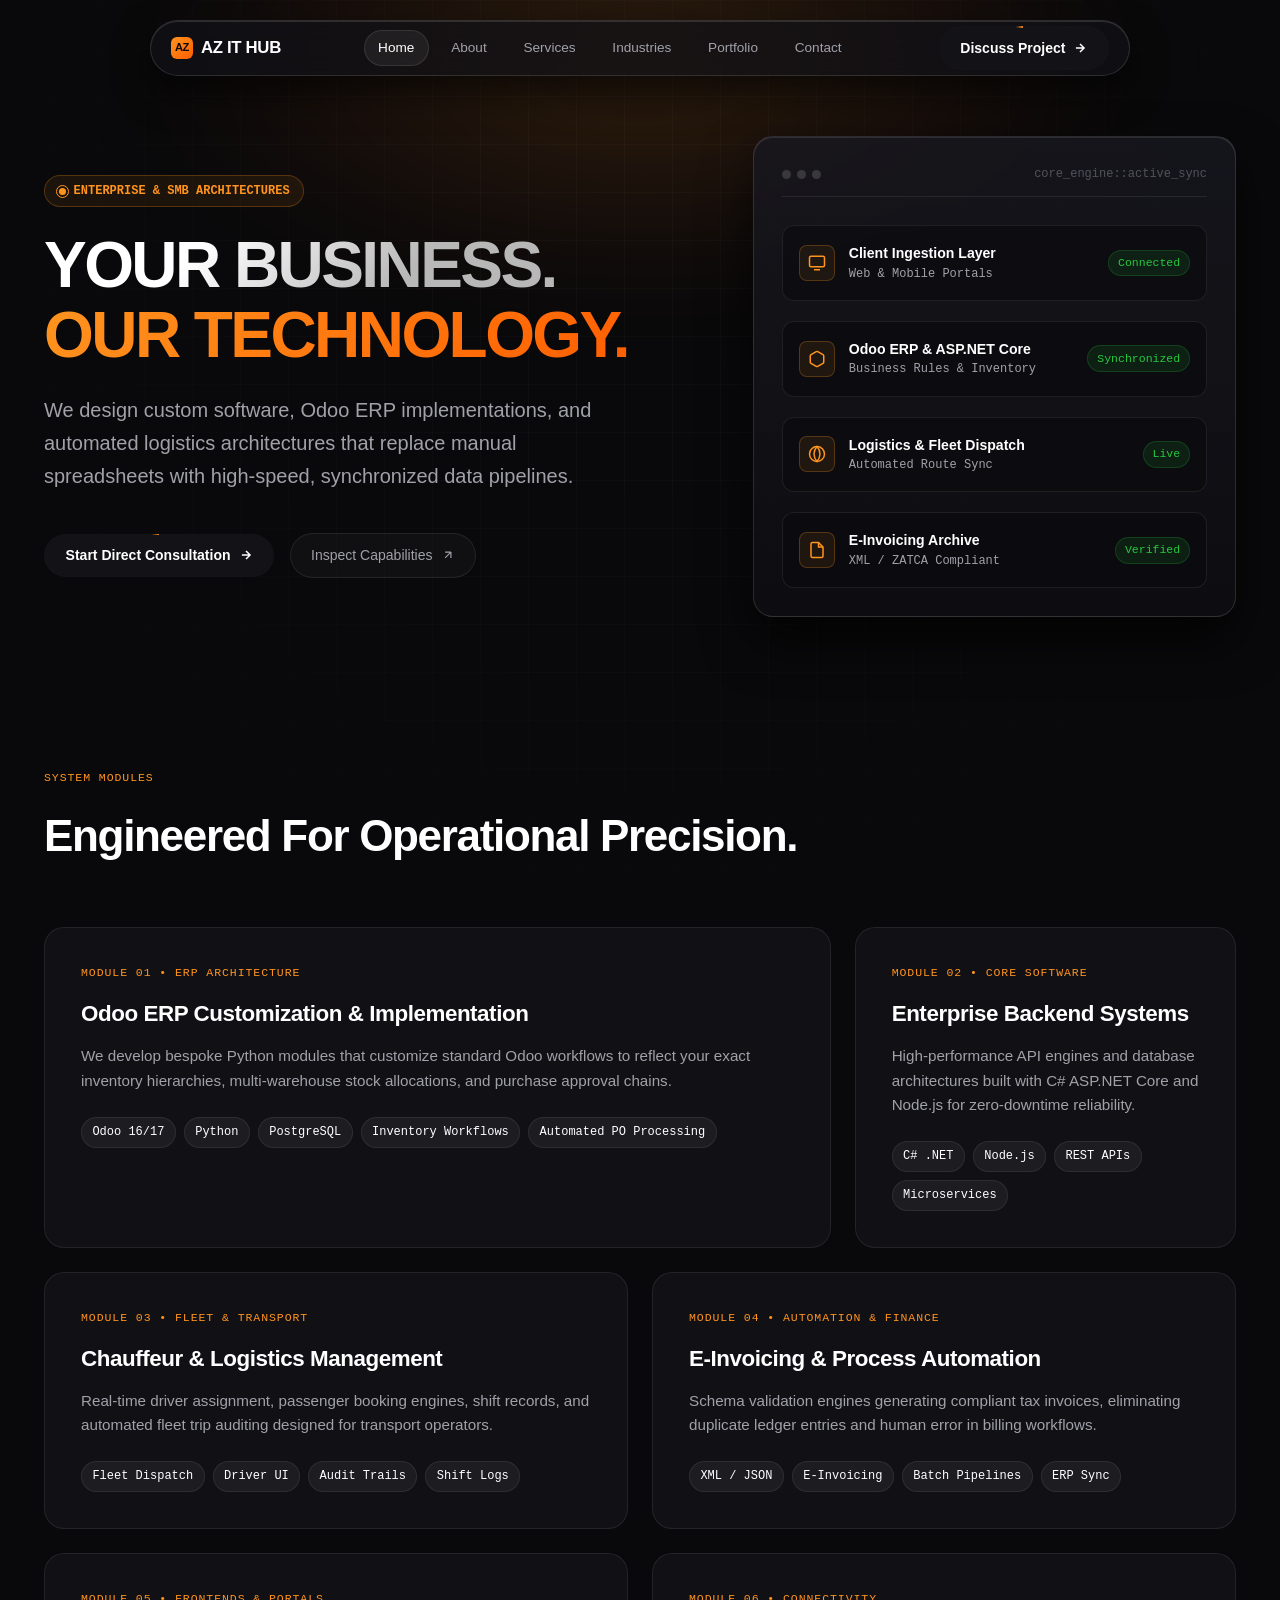
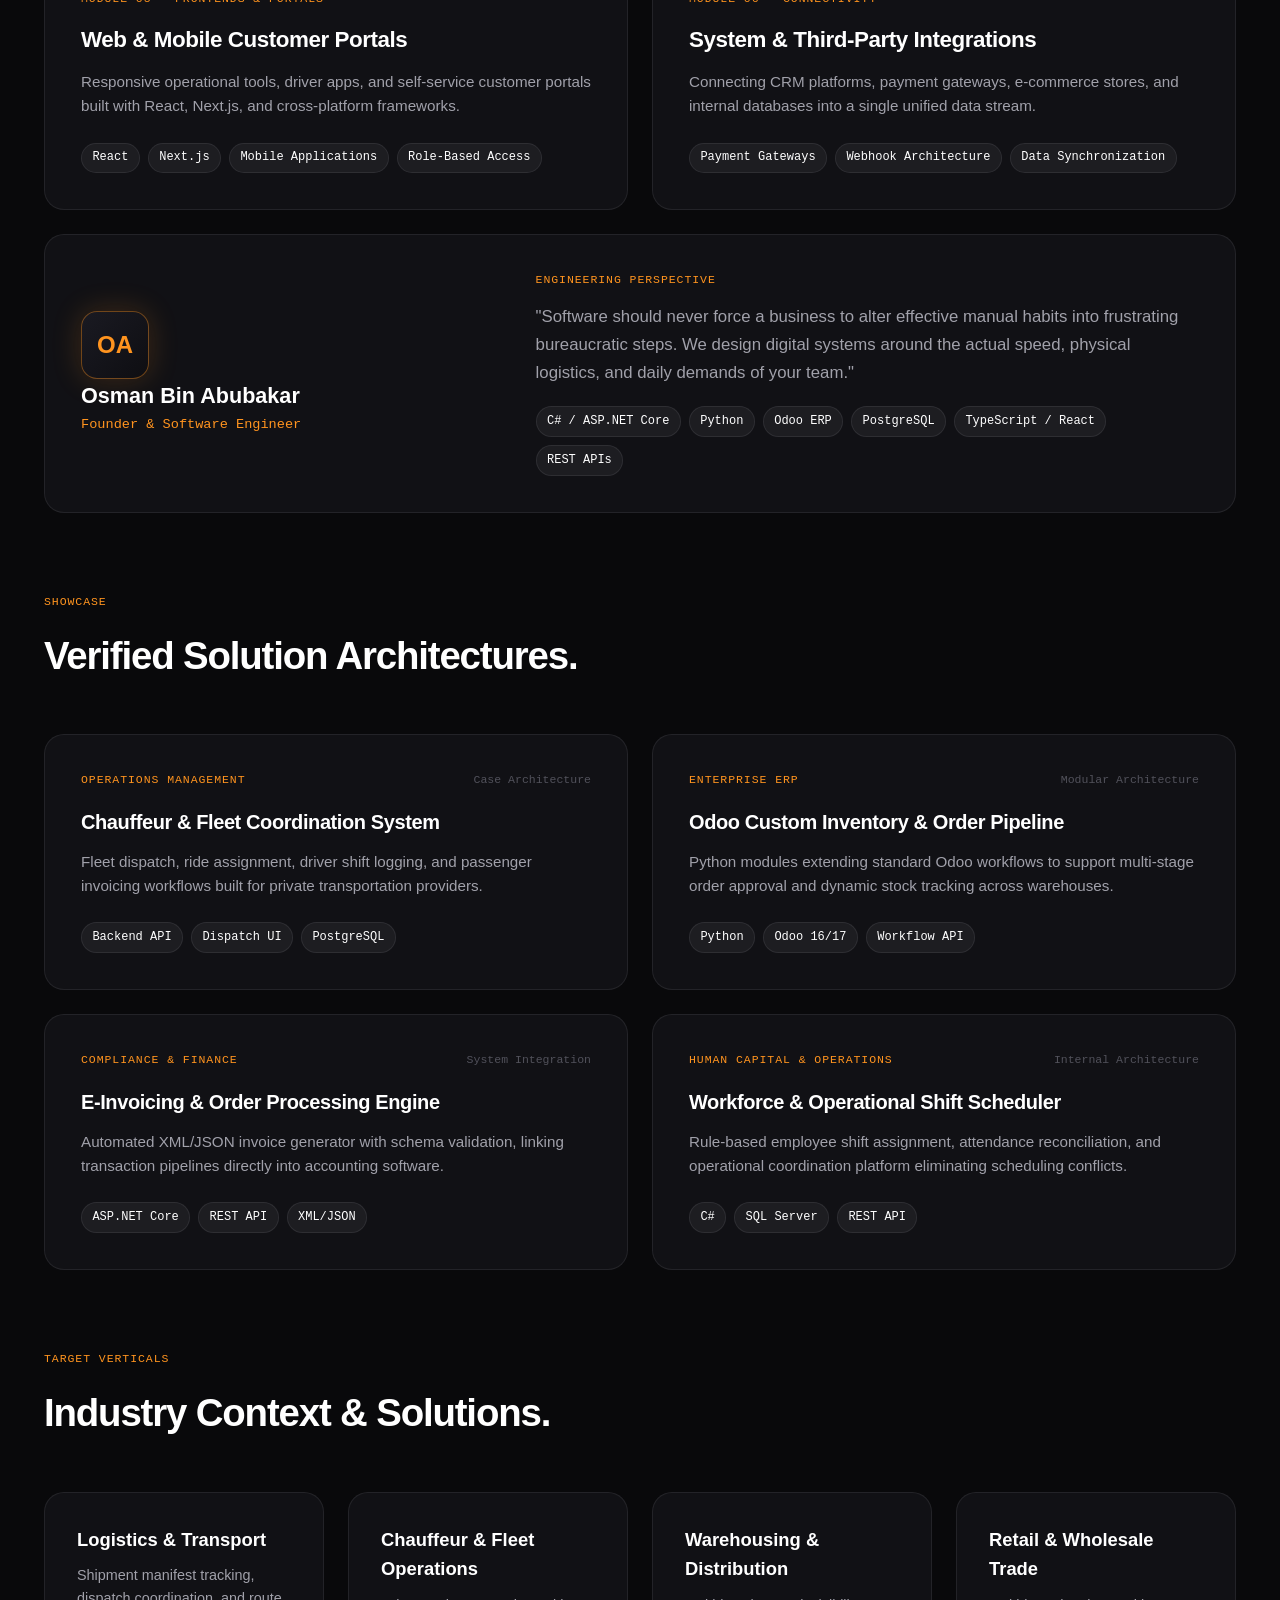
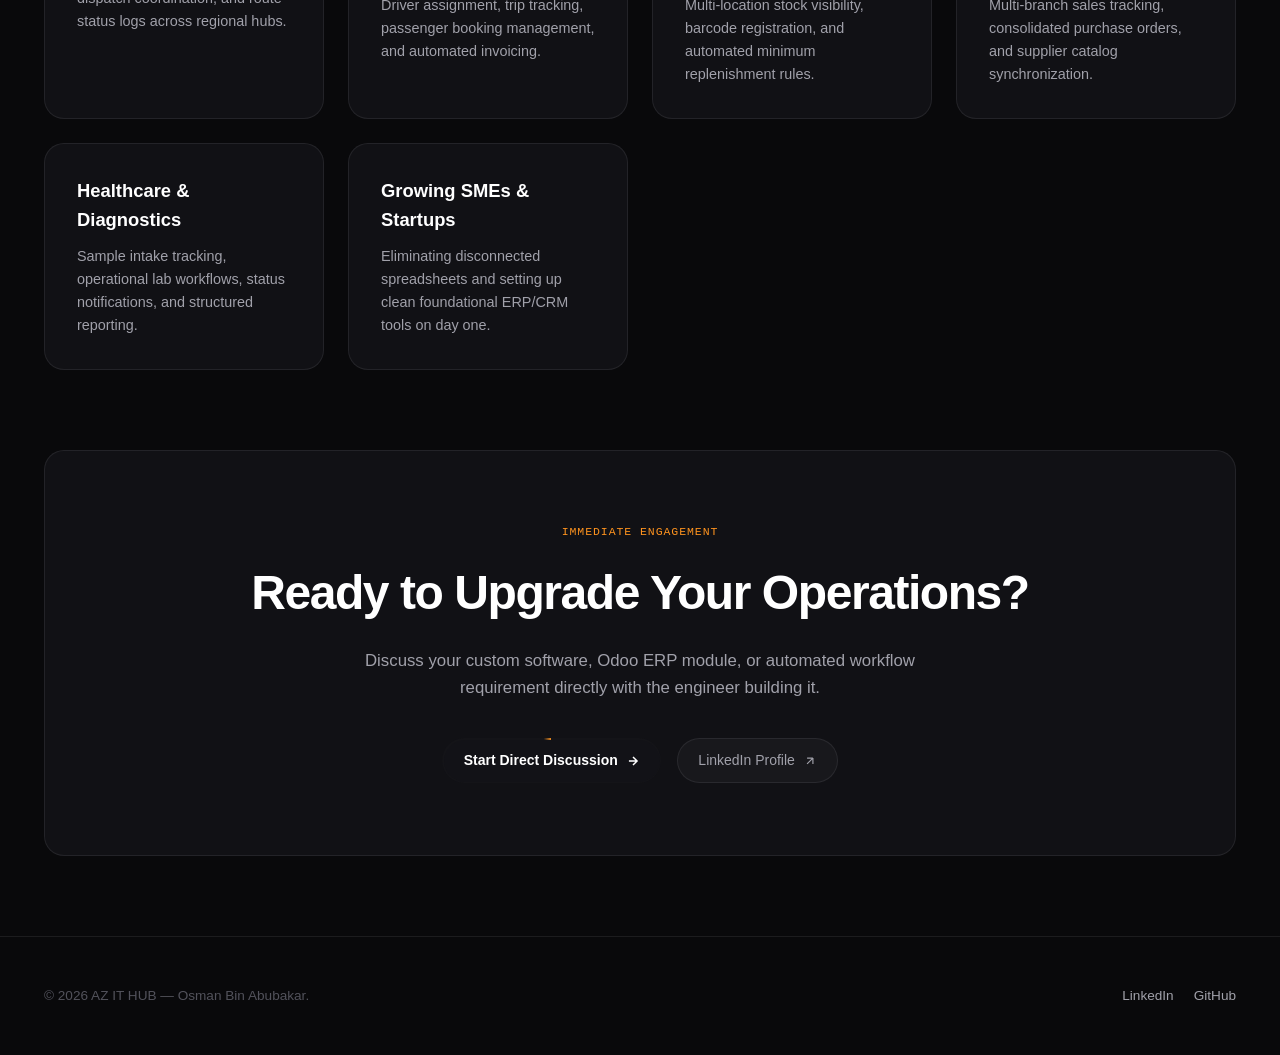
<file: index.html>
<!DOCTYPE html>
<html lang="en">
<head>
  <meta charset="UTF-8">
  <meta name="viewport" content="width=device-width, initial-scale=1.0">
  <title>AZ IT HUB — Custom Software, ERP &amp; Odoo Engineering</title>
  
  <meta name="description" content="AZ IT HUB architects custom business software, Odoo ERP pipelines, fleet dispatch systems, and process automation by Osman Bin Abubakar.">
  <meta name="author" content="Osman Bin Abubakar">
  <meta name="google-site-verification" content="_4IJ0t1xLgZ49siJIeRLU9BDOslnv34ctfAcNs5f3lA">
  <meta property="og:image" content="https://osmanbinabubakar.github.io/assets/images/hero-preview.png">
  <meta property="og:image:width" content="1200">
  <meta property="og:image:height" content="630">

  <!-- Crisp Modern SVG Favicon -->
  <link rel="icon" href="data:image/svg+xml,<svg xmlns='http://www.w3.org/2000/svg' viewBox='0 0 100 100'><rect width='100' height='100' rx='22' fill='%23121217'/><rect width='100' height='100' rx='22' fill='none' stroke='%23FF941F' stroke-width='6'/><text x='50%' y='64%' font-family='sans-serif' font-weight='900' font-size='46' fill='%23FF941F' text-anchor='middle'>AZ</text></svg>">

  <link rel="canonical" href="https://osmanbinabubakar.github.io/">

  <meta property="og:type" content="website">
  <meta property="og:title" content="AZ IT HUB — Technology. Digital. Growth.">
  <meta property="og:description" content="Custom software development, ERP workflows, and enterprise automation by Osman Bin Abubakar.">
  <meta property="og:url" content="https://osmanbinabubakar.github.io/">

  <link rel="stylesheet" href="assets/css/style.css">

  <script type="application/ld+json">
  {
    "@context": "https://schema.org",
    "@type": "ProfessionalService",
    "name": "AZ IT HUB",
    "founder": {
      "@type": "Person",
      "name": "Osman Bin Abubakar",
      "jobTitle": "Software Engineer",
      "email": "mailto:osmanalhasnoon@gmail.com",
      "telephone": "+919700533269",
      "url": "https://osmanbinabubakar.github.io"
    },
    "slogan": "Technology. Digital. Growth.",
    "url": "https://osmanbinabubakar.github.io/"
  }
  </script>
</head>
<body>

  <div class="aurora-bg"></div>
  <div class="grid-overlay"></div>

  <header class="island-nav-wrapper">
    <div class="island-nav">
      <a href="index.html" class="nav-brand" aria-label="AZ IT HUB">
        <div class="brand-symbol">AZ</div>
        <span>AZ IT HUB</span>
      </a>

      <nav class="nav-links" aria-label="Main Navigation">
        <a href="index.html" class="nav-item active">Home</a>
        <a href="about.html" class="nav-item">About</a>
        <a href="services.html" class="nav-item">Services</a>
        <a href="industries.html" class="nav-item">Industries</a>
        <a href="portfolio.html" class="nav-item">Portfolio</a>
        <a href="contact.html" class="nav-item">Contact</a>
      </nav>

      <div class="nav-cta">
        <a href="contact.html" class="btn-beam">
          <span>Discuss Project</span>
          <svg width="14" height="14" viewBox="0 0 24 24" fill="none" stroke="currentColor" stroke-width="2.5"><path d="M5 12h14M12 5l7 7-7 7"/></svg>
        </a>
      </div>

      <button class="menu-trigger" id="menuTrigger" aria-label="Open Mobile Menu" aria-expanded="false">
        <svg width="22" height="22" viewBox="0 0 24 24" fill="none" stroke="currentColor" stroke-width="2"><line x1="4" y1="8" x2="20" y2="8"></line><line x1="4" y1="16" x2="20" y2="16"></line></svg>
      </button>
    </div>
  </header>

  <div class="mobile-overlay" id="mobileOverlay" aria-hidden="true">
    <button class="mobile-close" id="mobileClose" aria-label="Close Mobile Menu">
      <svg width="20" height="20" viewBox="0 0 24 24" fill="none" stroke="currentColor" stroke-width="2"><line x1="18" y1="6" x2="6" y2="18"></line><line x1="6" y1="6" x2="18" y2="18"></line></svg>
    </button>
    <div class="mobile-links">
      <a href="index.html" class="mobile-link active">Home</a>
      <a href="about.html" class="mobile-link">About</a>
      <a href="services.html" class="mobile-link">Services</a>
      <a href="industries.html" class="mobile-link">Industries</a>
      <a href="portfolio.html" class="mobile-link">Portfolio</a>
      <a href="contact.html" class="mobile-link">Contact</a>
    </div>
  </div>

  <main>
    <section class="hero-section">
      <div class="container">
        <div class="hero-grid">
          <div>
            <div class="status-badge">
              <span class="ping-dot"></span>
              ENTERPRISE &amp; SMB ARCHITECTURES
            </div>
            <h1 class="hero-heading">
              <span class="gradient-metallic">YOUR BUSINESS.</span><br>
              <span class="gradient-orange">OUR TECHNOLOGY.</span>
            </h1>
            <p class="hero-paragraph">
              We design custom software, Odoo ERP implementations, and automated logistics architectures that replace manual spreadsheets with high-speed, synchronized data pipelines.
            </p>
            <div class="hero-actions">
              <a href="contact.html" class="btn-beam">
                <span>Start Direct Consultation</span>
                <svg width="14" height="14" viewBox="0 0 24 24" fill="none" stroke="currentColor" stroke-width="2.5"><path d="M5 12h14M12 5l7 7-7 7"/></svg>
              </a>
              <a href="services.html" class="btn-ghost">
                <span>Inspect Capabilities</span>
                <svg width="14" height="14" viewBox="0 0 24 24" fill="none" stroke="currentColor" stroke-width="2"><path d="M7 17L17 7M17 7H7M17 7V17"/></svg>
              </a>
            </div>
          </div>

          <div class="pipeline-visualizer">
            <div class="visualizer-top">
              <div class="window-pills">
                <span class="w-pill"></span>
                <span class="w-pill"></span>
                <span class="w-pill"></span>
              </div>
              <span class="stream-tag">core_engine::active_sync</span>
            </div>

            <div class="pipeline-nodes">
              <div class="pipeline-node">
                <div class="node-info">
                  <div class="node-icon-box">
                    <svg width="18" height="18" viewBox="0 0 24 24" fill="none" stroke="currentColor" stroke-width="2"><rect x="2" y="3" width="20" height="14" rx="2"/><line x1="8" y1="21" x2="16" y2="21"/></svg>
                  </div>
                  <div>
                    <div class="node-title">Client Ingestion Layer</div>
                    <div class="node-subtitle">Web &amp; Mobile Portals</div>
                  </div>
                </div>
                <span class="node-status">Connected</span>
              </div>

              <div class="pipeline-node">
                <div class="node-info">
                  <div class="node-icon-box">
                    <svg width="18" height="18" viewBox="0 0 24 24" fill="none" stroke="currentColor" stroke-width="2"><path d="M21 16V8a2 2 0 0 0-1-1.73l-7-4a2 2 0 0 0-2 0l-7 4A2 2 0 0 0 3 8v8a2 2 0 0 0 1 1.73l7 4a2 2 0 0 0 2 0l7-4A2 2 0 0 0 21 16z"/></svg>
                  </div>
                  <div>
                    <div class="node-title">Odoo ERP &amp; ASP.NET Core</div>
                    <div class="node-subtitle">Business Rules &amp; Inventory</div>
                  </div>
                </div>
                <span class="node-status">Synchronized</span>
              </div>

              <div class="pipeline-node">
                <div class="node-info">
                  <div class="node-icon-box">
                    <svg width="18" height="18" viewBox="0 0 24 24" fill="none" stroke="currentColor" stroke-width="2"><circle cx="12" cy="12" r="10"/><path d="M12 2a15.3 15.3 0 0 1 4 10 15.3 15.3 0 0 1-4 10 15.3 15.3 0 0 1-4-10 15.3 15.3 0 0 1 4-10z"/></svg>
                  </div>
                  <div>
                    <div class="node-title">Logistics &amp; Fleet Dispatch</div>
                    <div class="node-subtitle">Automated Route Sync</div>
                  </div>
                </div>
                <span class="node-status">Live</span>
              </div>

              <div class="pipeline-node">
                <div class="node-info">
                  <div class="node-icon-box">
                    <svg width="18" height="18" viewBox="0 0 24 24" fill="none" stroke="currentColor" stroke-width="2"><path d="M14 2H6a2 2 0 0 0-2 2v16a2 2 0 0 0 2 2h12a2 2 0 0 0 2-2V8z"/><polyline points="14 2 14 8 20 8"/></svg>
                  </div>
                  <div>
                    <div class="node-title">E-Invoicing Archive</div>
                    <div class="node-subtitle">XML / ZATCA Compliant</div>
                  </div>
                </div>
                <span class="node-status">Verified</span>
              </div>
            </div>
          </div>
        </div>
      </div>
    </section>

    <section class="section-pad">
      <div class="container">
        <div style="margin-bottom: 3.5rem;">
          <span class="bento-badge">System Modules</span>
          <h2 style="font-size: clamp(2rem, 3.5vw, 2.75rem); font-weight: 800; letter-spacing: -0.03em;">
            Engineered For Operational Precision.
          </h2>
        </div>

        <div class="bento-grid" id="bentoServicesContainer"></div>

        <div style="margin-top: 1.5rem;">
          <div class="spotlight-card bento-col-12">
            <div class="card-content founder-bento" id="founderBentoContent"></div>
          </div>
        </div>
      </div>
    </section>

    <section class="section-pad" style="padding-top: 0;">
      <div class="container">
        <div style="margin-bottom: 3rem;">
          <span class="bento-badge">Showcase</span>
          <h2 style="font-size: clamp(1.85rem, 3.2vw, 2.4rem); font-weight: 800; letter-spacing: -0.03em;">
            Verified Solution Architectures.
          </h2>
        </div>
        <div class="bento-grid" id="portfolioContainer"></div>
      </div>
    </section>

    <section class="section-pad" style="padding-top: 0;">
      <div class="container">
        <div style="margin-bottom: 3rem;">
          <span class="bento-badge">Target Verticals</span>
          <h2 style="font-size: clamp(1.85rem, 3.2vw, 2.4rem); font-weight: 800; letter-spacing: -0.03em;">
            Industry Context &amp; Solutions.
          </h2>
        </div>
        <div class="industries-grid" id="industriesContainer"></div>
      </div>
    </section>

    <section class="section-pad" style="padding-top: 0;">
      <div class="container">
        <div class="spotlight-card" style="text-align: center; padding: 4.5rem 2rem;">
          <div class="card-content">
            <span class="bento-badge">Immediate Engagement</span>
            <h2 style="font-size: clamp(2rem, 4vw, 3rem); font-weight: 900; letter-spacing: -0.03em; margin-bottom: 1rem;">
              Ready to Upgrade Your Operations?
            </h2>
            <p style="font-size: 1.05rem; color: var(--text-muted); max-width: 580px; margin: 0 auto 2.25rem;">
              Discuss your custom software, Odoo ERP module, or automated workflow requirement directly with the engineer building it.
            </p>
            <div style="display: flex; justify-content: center; gap: 1rem; flex-wrap: wrap;">
              <a href="contact.html" class="btn-beam">
                <span>Start Direct Discussion</span>
                <svg width="14" height="14" viewBox="0 0 24 24" fill="none" stroke="currentColor" stroke-width="2.5"><path d="M5 12h14M12 5l7 7-7 7"/></svg>
              </a>
              <a href="https://linkedin.com/in/osman-bin-abubakar" target="_blank" rel="noopener noreferrer" class="btn-ghost">
                <span>LinkedIn Profile</span>
                <svg width="14" height="14" viewBox="0 0 24 24" fill="none" stroke="currentColor" stroke-width="2"><path d="M7 17L17 7M17 7H7M17 7V17"/></svg>
              </a>
            </div>
          </div>
        </div>
      </div>
    </section>
  </main>

  <footer style="border-top: 1px solid var(--border-subtle); padding: 3rem 0; font-size: 0.85rem; color: var(--text-faint);">
    <div class="container" style="display: flex; justify-content: space-between; align-items: center; flex-wrap: wrap; gap: 1rem;">
      <div>
        &copy; <span id="currentYear"></span> AZ IT HUB — Osman Bin Abubakar.
      </div>
      <div style="display: flex; gap: 1.25rem;">
        <a href="https://linkedin.com/in/osman-bin-abubakar" target="_blank" rel="noopener noreferrer" style="color: var(--text-muted);">LinkedIn</a>
        <a href="https://github.com/osmanbinabubakar" target="_blank" rel="noopener noreferrer" style="color: var(--text-muted);">GitHub</a>
      </div>
    </div>
  </footer>

  <script src="assets/js/script.js"></script>
  <script src="assets/js/render.js"></script>
</body>
</html>
</file>
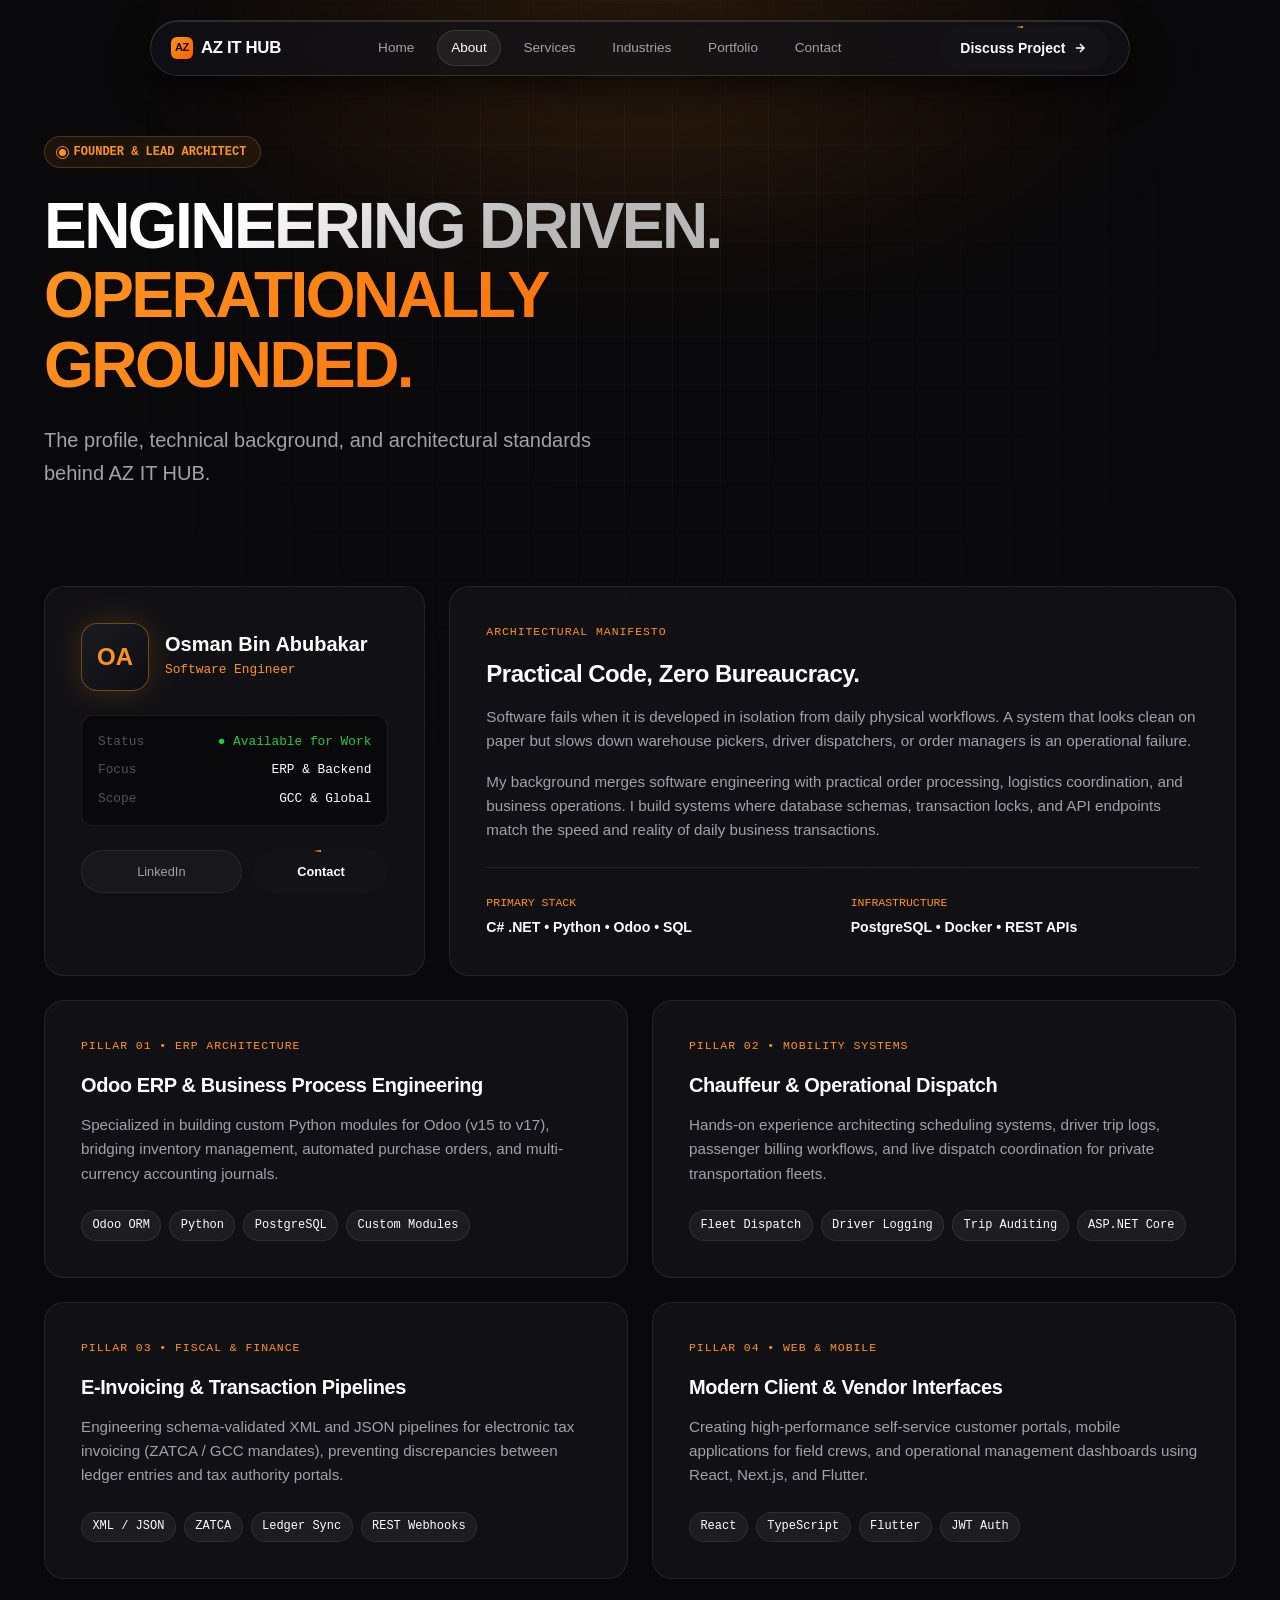
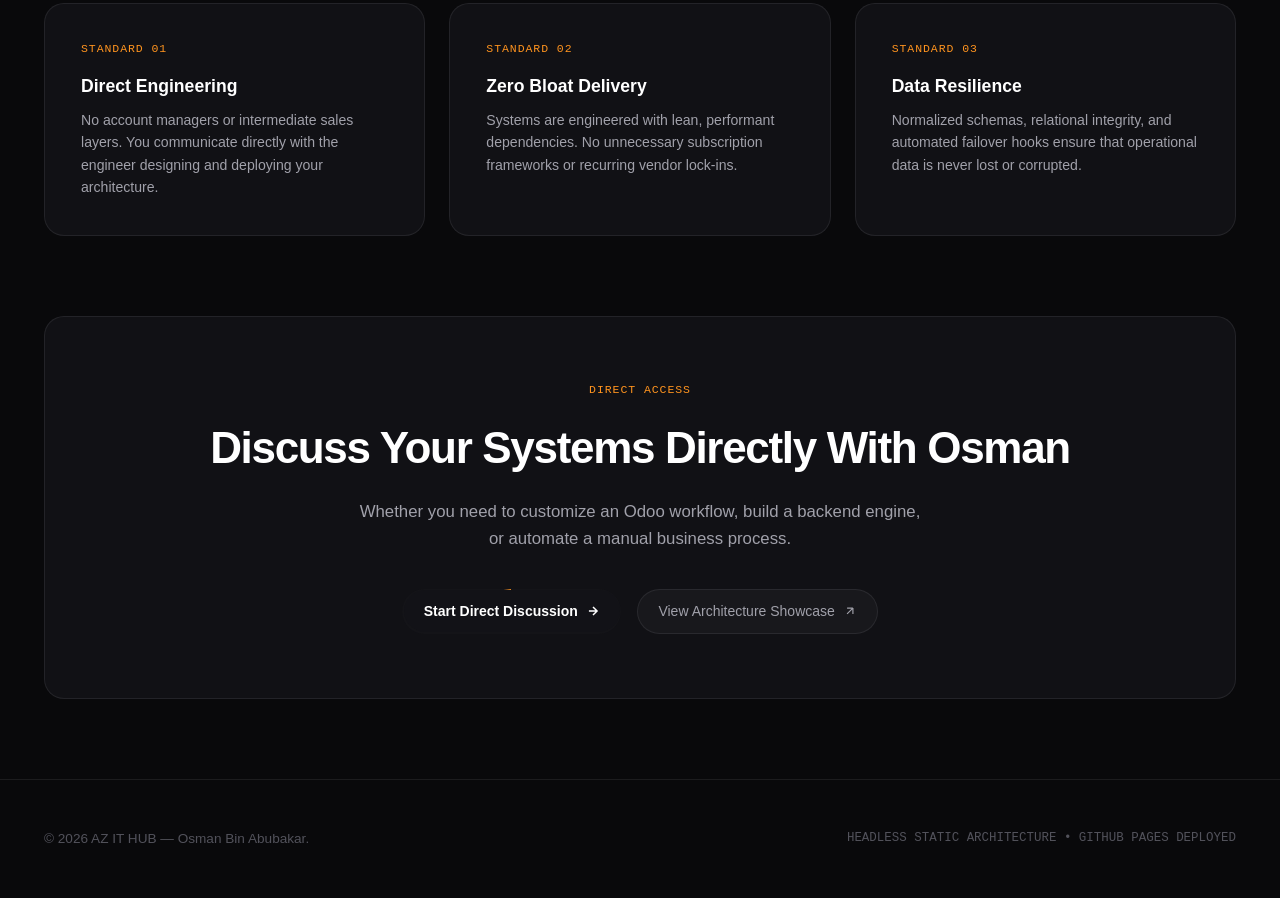
<file: about.html>
<!DOCTYPE html>
<html lang="en">
<head>
  <meta charset="UTF-8">
  <meta name="viewport" content="width=device-width, initial-scale=1.0">
  <title>About Osman Bin Abubakar — Founder &amp; Software Engineer</title>
  
  <meta name="description" content="Engineering profile and background of Osman Bin Abubakar, Software Engineer and Founder of AZ IT HUB. Specialist in Odoo ERP, C#, Python, and operational automation.">
  <meta name="author" content="Osman Bin Abubakar">

  <link rel="stylesheet" href="assets/css/style.css">

  <script type="application/ld+json">
  {
    "@context": "https://schema.org",
    "@type": "ProfilePage",
    "mainEntity": {
      "@type": "Person",
      "name": "Osman Bin Abubakar",
      "jobTitle": "Software Engineer",
      "founder": {
        "@type": "Organization",
        "name": "AZ IT HUB"
      },
      "knowsAbout": [
        "Odoo ERP Customization",
        "ASP.NET Core",
        "Python",
        "PostgreSQL",
        "Process Automation",
        "Fleet Dispatch",
        "ZATCA E-Invoicing"
      ]
    }
  }
  </script>
</head>
<body>

  <div class="aurora-bg"></div>
  <div class="grid-overlay"></div>

  <header class="island-nav-wrapper">
    <div class="island-nav">
      <a href="index.html" class="nav-brand" aria-label="AZ IT HUB">
        <div class="brand-symbol">AZ</div>
        <span>AZ IT HUB</span>
      </a>

      <nav class="nav-links" aria-label="Main Navigation">
        <a href="index.html" class="nav-item">Home</a>
        <a href="about.html" class="nav-item active">About</a>
        <a href="services.html" class="nav-item">Services</a>
        <a href="industries.html" class="nav-item">Industries</a>
        <a href="portfolio.html" class="nav-item">Portfolio</a>
        <a href="contact.html" class="nav-item">Contact</a>
      </nav>

      <div class="nav-cta">
        <a href="contact.html" class="btn-beam">
          <span>Discuss Project</span>
          <svg width="14" height="14" viewBox="0 0 24 24" fill="none" stroke="currentColor" stroke-width="2.5"><path d="M5 12h14M12 5l7 7-7 7"/></svg>
        </a>
      </div>

      <button class="menu-trigger" id="menuTrigger" aria-label="Open Mobile Menu" aria-expanded="false">
        <svg width="22" height="22" viewBox="0 0 24 24" fill="none" stroke="currentColor" stroke-width="2"><line x1="4" y1="8" x2="20" y2="8"></line><line x1="4" y1="16" x2="20" y2="16"></line></svg>
      </button>
    </div>
  </header>

  <div class="mobile-overlay" id="mobileOverlay" aria-hidden="true">
    <button class="mobile-close" id="mobileClose" aria-label="Close Mobile Menu">
      <svg width="20" height="20" viewBox="0 0 24 24" fill="none" stroke="currentColor" stroke-width="2"><line x1="18" y1="6" x2="6" y2="18"></line><line x1="6" y1="6" x2="18" y2="18"></line></svg>
    </button>
    <div class="mobile-links">
      <a href="index.html" class="mobile-link">Home</a>
      <a href="about.html" class="mobile-link active">About</a>
      <a href="services.html" class="mobile-link">Services</a>
      <a href="industries.html" class="mobile-link">Industries</a>
      <a href="portfolio.html" class="mobile-link">Portfolio</a>
      <a href="contact.html" class="mobile-link">Contact</a>
    </div>
  </div>

  <main>
    <section class="hero-section" style="padding-bottom: 2.5rem;">
      <div class="container">
        <div style="max-width: 860px;">
          <div class="status-badge">
            <span class="ping-dot"></span>
            FOUNDER &amp; LEAD ARCHITECT
          </div>
          <h1 class="hero-heading">
            <span class="gradient-metallic">ENGINEERING DRIVEN.</span><br>
            <span class="gradient-orange">OPERATIONALLY GROUNDED.</span>
          </h1>
          <p class="hero-paragraph">
            The profile, technical background, and architectural standards behind AZ IT HUB.
          </p>
        </div>
      </div>
    </section>

    <section class="section-pad" style="padding-top: 1rem;">
      <div class="container">
        <div class="bento-grid">

          <!-- Row 1: Profile Card (Span 4) -->
          <div class="spotlight-card bento-col-4">
            <div class="card-content">
              <div style="display: flex; align-items: center; gap: 1rem; margin-bottom: 1.5rem;">
                <div class="avatar-badge-box">OA</div>
                <div>
                  <h2 style="font-size: 1.25rem; font-weight: 800; line-height: 1.2;">Osman Bin Abubakar</h2>
                  <p style="font-size: 0.8rem; font-family: var(--font-mono); color: var(--accent); margin-top: 0.25rem;">
                    Software Engineer
                  </p>
                </div>
              </div>

              <div style="background: rgba(0, 0, 0, 0.4); border: 1px solid var(--border-subtle); border-radius: var(--radius-inner); padding: 1rem; margin-bottom: 1.5rem;">
                <div style="display: flex; justify-content: space-between; font-size: 0.8rem; font-family: var(--font-mono); margin-bottom: 0.5rem;">
                  <span style="color: var(--text-faint);">Status</span>
                  <span style="color: #27C93F;">● Available for Work</span>
                </div>
                <div style="display: flex; justify-content: space-between; font-size: 0.8rem; font-family: var(--font-mono); margin-bottom: 0.5rem;">
                  <span style="color: var(--text-faint);">Focus</span>
                  <span style="color: var(--text-pure);">ERP &amp; Backend</span>
                </div>
                <div style="display: flex; justify-content: space-between; font-size: 0.8rem; font-family: var(--font-mono);">
                  <span style="color: var(--text-faint);">Scope</span>
                  <span style="color: var(--text-pure);">GCC &amp; Global</span>
                </div>
              </div>

              <div style="display: flex; gap: 0.75rem;">
                <a href="https://www.linkedin.com/in/osman-bin-abubakar" target="_blank" rel="noopener noreferrer" class="btn-ghost" style="flex: 1; justify-content: center; font-size: 0.8rem;">
                  LinkedIn
                </a>
                <a href="contact.html" class="btn-beam" style="flex: 1; justify-content: center; font-size: 0.8rem; padding: 0.5rem;">
                  <span>Contact</span>
                </a>
              </div>
            </div>
          </div>

          <!-- Row 1: Manifesto Card (Span 8) -->
          <div class="spotlight-card bento-col-8">
            <div class="card-content">
              <span class="bento-badge">Architectural Manifesto</span>
              <h3 class="bento-title" style="font-size: 1.5rem;">Practical Code, Zero Bureaucracy.</h3>
              <p class="bento-desc" style="margin-bottom: 1rem;">
                Software fails when it is developed in isolation from daily physical workflows. A system that looks clean on paper but slows down warehouse pickers, driver dispatchers, or order managers is an operational failure.
              </p>
              <p class="bento-desc" style="margin-bottom: 1.5rem;">
                My background merges software engineering with practical order processing, logistics coordination, and business operations. I build systems where database schemas, transaction locks, and API endpoints match the speed and reality of daily business transactions.
              </p>
              
              <div style="display: grid; grid-template-columns: 1fr 1fr; gap: 1rem; border-top: 1px solid var(--border-subtle); padding-top: 1.25rem;">
                <div>
                  <span style="font-size: 0.72rem; font-family: var(--font-mono); color: var(--accent); text-transform: uppercase;">Primary Stack</span>
                  <p style="font-size: 0.88rem; font-weight: 600; color: var(--text-pure); margin-top: 0.2rem;">C# .NET • Python • Odoo • SQL</p>
                </div>
                <div>
                  <span style="font-size: 0.72rem; font-family: var(--font-mono); color: var(--accent); text-transform: uppercase;">Infrastructure</span>
                  <p style="font-size: 0.88rem; font-weight: 600; color: var(--text-pure); margin-top: 0.2rem;">PostgreSQL • Docker • REST APIs</p>
                </div>
              </div>
            </div>
          </div>

          <!-- Row 2: Pillar 01 (Span 6) -->
          <div class="spotlight-card bento-col-6">
            <div class="card-content">
              <span class="bento-badge">Pillar 01 • ERP Architecture</span>
              <h3 class="bento-title" style="font-size: 1.25rem;">Odoo ERP &amp; Business Process Engineering</h3>
              <p class="bento-desc">
                Specialized in building custom Python modules for Odoo (v15 to v17), bridging inventory management, automated purchase orders, and multi-currency accounting journals.
              </p>
              <div class="tech-chips">
                <span class="chip">Odoo ORM</span>
                <span class="chip">Python</span>
                <span class="chip">PostgreSQL</span>
                <span class="chip">Custom Modules</span>
              </div>
            </div>
          </div>

          <!-- Row 2: Pillar 02 (Span 6) -->
          <div class="spotlight-card bento-col-6">
            <div class="card-content">
              <span class="bento-badge">Pillar 02 • Mobility Systems</span>
              <h3 class="bento-title" style="font-size: 1.25rem;">Chauffeur &amp; Operational Dispatch</h3>
              <p class="bento-desc">
                Hands-on experience architecting scheduling systems, driver trip logs, passenger billing workflows, and live dispatch coordination for private transportation fleets.
              </p>
              <div class="tech-chips">
                <span class="chip">Fleet Dispatch</span>
                <span class="chip">Driver Logging</span>
                <span class="chip">Trip Auditing</span>
                <span class="chip">ASP.NET Core</span>
              </div>
            </div>
          </div>

          <!-- Row 3: Pillar 03 (Span 6) -->
          <div class="spotlight-card bento-col-6">
            <div class="card-content">
              <span class="bento-badge">Pillar 03 • Fiscal &amp; Finance</span>
              <h3 class="bento-title" style="font-size: 1.25rem;">E-Invoicing &amp; Transaction Pipelines</h3>
              <p class="bento-desc">
                Engineering schema-validated XML and JSON pipelines for electronic tax invoicing (ZATCA / GCC mandates), preventing discrepancies between ledger entries and tax authority portals.
              </p>
              <div class="tech-chips">
                <span class="chip">XML / JSON</span>
                <span class="chip">ZATCA</span>
                <span class="chip">Ledger Sync</span>
                <span class="chip">REST Webhooks</span>
              </div>
            </div>
          </div>

          <!-- Row 3: Pillar 04 (Span 6) -->
          <div class="spotlight-card bento-col-6">
            <div class="card-content">
              <span class="bento-badge">Pillar 04 • Web &amp; Mobile</span>
              <h3 class="bento-title" style="font-size: 1.25rem;">Modern Client &amp; Vendor Interfaces</h3>
              <p class="bento-desc">
                Creating high-performance self-service customer portals, mobile applications for field crews, and operational management dashboards using React, Next.js, and Flutter.
              </p>
              <div class="tech-chips">
                <span class="chip">React</span>
                <span class="chip">TypeScript</span>
                <span class="chip">Flutter</span>
                <span class="chip">JWT Auth</span>
              </div>
            </div>
          </div>

          <!-- Row 4: Standards (Span 4 each) -->
          <div class="spotlight-card bento-col-4">
            <div class="card-content">
              <span class="bento-badge">Standard 01</span>
              <h4 style="font-size: 1.1rem; font-weight: 700; margin-bottom: 0.5rem;">Direct Engineering</h4>
              <p style="font-size: 0.88rem; color: var(--text-muted); line-height: 1.6;">
                No account managers or intermediate sales layers. You communicate directly with the engineer designing and deploying your architecture.
              </p>
            </div>
          </div>

          <div class="spotlight-card bento-col-4">
            <div class="card-content">
              <span class="bento-badge">Standard 02</span>
              <h4 style="font-size: 1.1rem; font-weight: 700; margin-bottom: 0.5rem;">Zero Bloat Delivery</h4>
              <p style="font-size: 0.88rem; color: var(--text-muted); line-height: 1.6;">
                Systems are engineered with lean, performant dependencies. No unnecessary subscription frameworks or recurring vendor lock-ins.
              </p>
            </div>
          </div>

          <div class="spotlight-card bento-col-4">
            <div class="card-content">
              <span class="bento-badge">Standard 03</span>
              <h4 style="font-size: 1.1rem; font-weight: 700; margin-bottom: 0.5rem;">Data Resilience</h4>
              <p style="font-size: 0.88rem; color: var(--text-muted); line-height: 1.6;">
                Normalized schemas, relational integrity, and automated failover hooks ensure that operational data is never lost or corrupted.
              </p>
            </div>
          </div>

        </div>
      </div>
    </section>

    <!-- Bottom Conversion Capsule -->
    <section class="section-pad" style="padding-top: 0;">
      <div class="container">
        <div class="spotlight-card" style="text-align: center; padding: 4rem 2rem;">
          <div class="card-content">
            <span class="bento-badge">Direct Access</span>
            <h2 style="font-size: clamp(2rem, 3.8vw, 2.75rem); font-weight: 900; letter-spacing: -0.03em; margin-bottom: 1rem;">
              Discuss Your Systems Directly With Osman
            </h2>
            <p style="font-size: 1.05rem; color: var(--text-muted); max-width: 580px; margin: 0 auto 2.25rem;">
              Whether you need to customize an Odoo workflow, build a backend engine, or automate a manual business process.
            </p>
            <div style="display: flex; justify-content: center; gap: 1rem; flex-wrap: wrap;">
              <a href="contact.html" class="btn-beam">
                <span>Start Direct Discussion</span>
                <svg width="14" height="14" viewBox="0 0 24 24" fill="none" stroke="currentColor" stroke-width="2.5"><path d="M5 12h14M12 5l7 7-7 7"/></svg>
              </a>
              <a href="portfolio.html" class="btn-ghost">
                <span>View Architecture Showcase</span>
                <svg width="14" height="14" viewBox="0 0 24 24" fill="none" stroke="currentColor" stroke-width="2"><path d="M7 17L17 7M17 7H7M17 7V17"/></svg>
              </a>
            </div>
          </div>
        </div>
      </div>
    </section>
  </main>

  <footer style="border-top: 1px solid var(--border-subtle); padding: 3rem 0; font-size: 0.85rem; color: var(--text-faint);">
    <div class="container" style="display: flex; justify-content: space-between; align-items: center; flex-wrap: wrap; gap: 1rem;">
      <div>
        &copy; <span id="currentYear"></span> AZ IT HUB — Osman Bin Abubakar.
      </div>
      <div style="font-family: var(--font-mono); font-size: 0.78rem;">
        HEADLESS STATIC ARCHITECTURE • GITHUB PAGES DEPLOYED
      </div>
    </div>
  </footer>

  <script src="assets/js/script.js"></script>
</body>
</html>
</file>
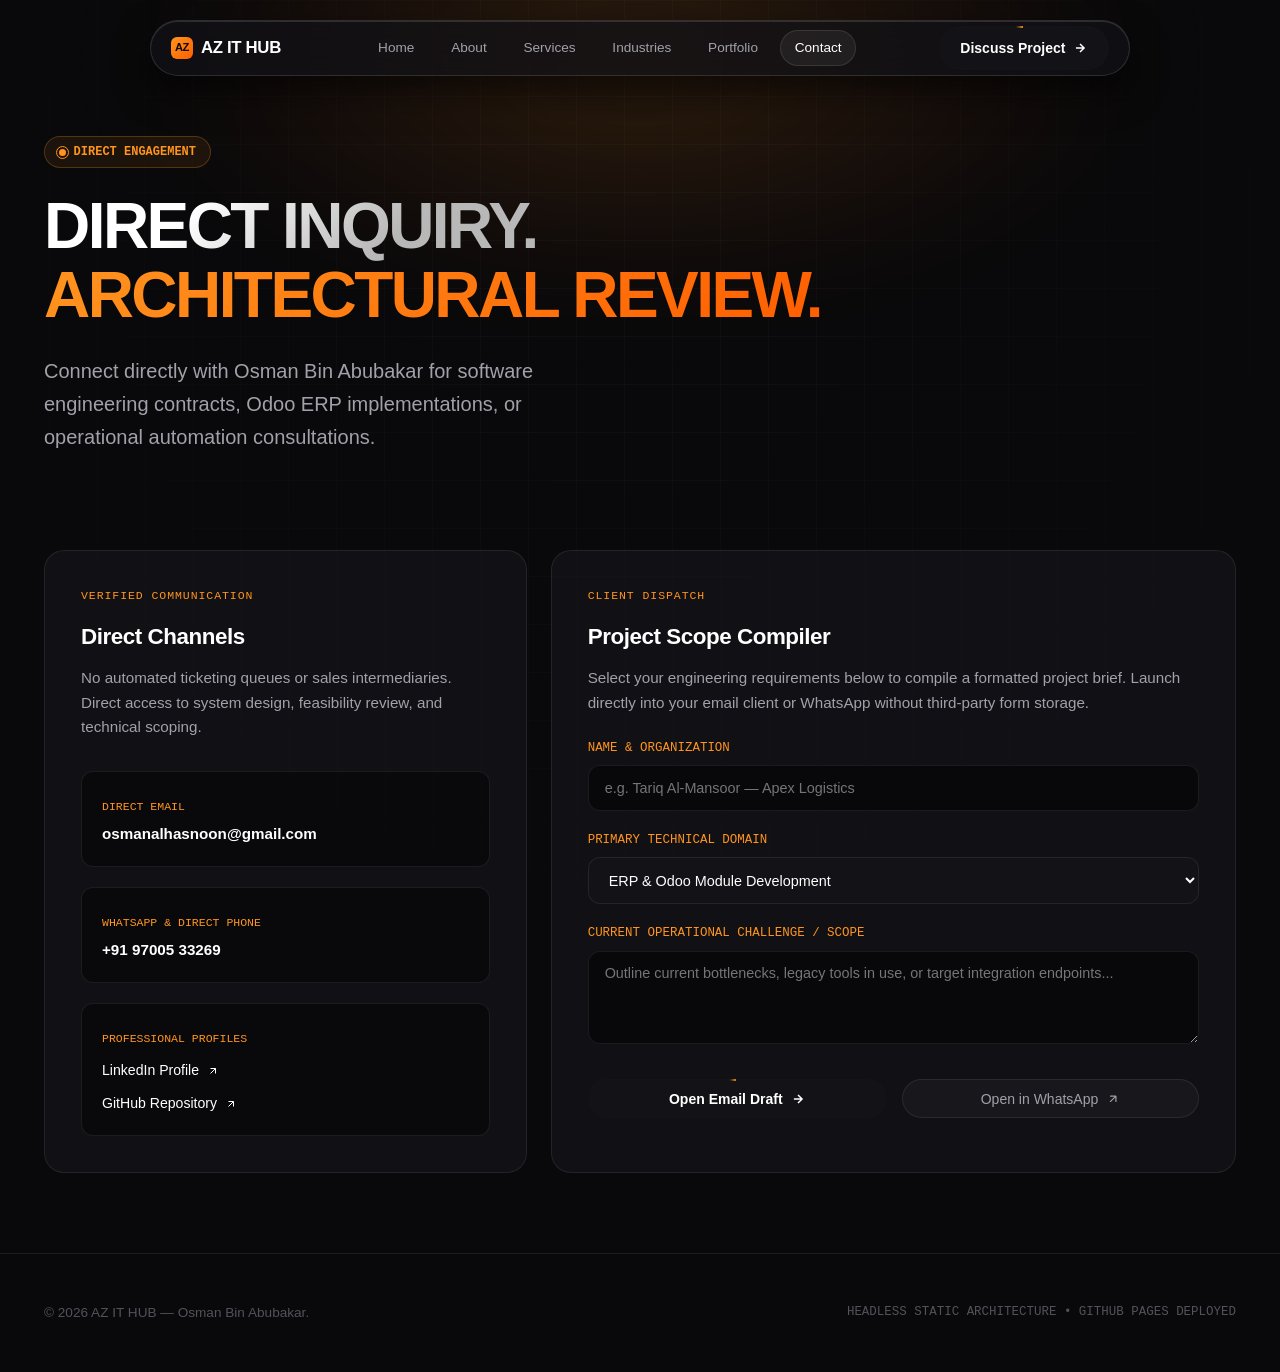
<file: contact.html>
<!DOCTYPE html>
<html lang="en">
<head>
  <meta charset="UTF-8">
  <meta name="viewport" content="width=device-width, initial-scale=1.0">
  <title>Contact &amp; Project Inquiry — AZ IT HUB</title>
  
  <meta name="description" content="Direct communication channels for Osman Bin Abubakar and AZ IT HUB. Submit custom software, ERP, or business automation project inquiries.">
  <meta name="author" content="Osman Bin Abubakar">

  <link rel="stylesheet" href="assets/css/style.css">

  <script type="application/ld+json">
  {
    "@context": "https://schema.org",
    "@type": "ContactPage",
    "name": "Contact AZ IT HUB",
    "description": "Direct communication channels for engineering consultations and project inquiries.",
    "mainEntity": {
      "@type": "Person",
      "name": "Osman Bin Abubakar",
      "jobTitle": "Software Engineer",
      "email": "mailto:osmanalhasnoon@gmail.com",
      "telephone": "+919700533269",
      "url": "https://osmanbinabubakar.github.io"
    }
  }
  </script>
</head>
<body>

  <div class="aurora-bg"></div>
  <div class="grid-overlay"></div>

  <header class="island-nav-wrapper">
    <div class="island-nav">
      <a href="index.html" class="nav-brand" aria-label="AZ IT HUB">
        <div class="brand-symbol">AZ</div>
        <span>AZ IT HUB</span>
      </a>

      <nav class="nav-links" aria-label="Main Navigation">
        <a href="index.html" class="nav-item">Home</a>
        <a href="about.html" class="nav-item">About</a>
        <a href="services.html" class="nav-item">Services</a>
        <a href="industries.html" class="nav-item">Industries</a>
        <a href="portfolio.html" class="nav-item">Portfolio</a>
        <a href="contact.html" class="nav-item active">Contact</a>
      </nav>

      <div class="nav-cta">
        <a href="contact.html" class="btn-beam">
          <span>Discuss Project</span>
          <svg width="14" height="14" viewBox="0 0 24 24" fill="none" stroke="currentColor" stroke-width="2.5"><path d="M5 12h14M12 5l7 7-7 7"/></svg>
        </a>
      </div>

      <button class="menu-trigger" id="menuTrigger" aria-label="Open Mobile Menu" aria-expanded="false">
        <svg width="22" height="22" viewBox="0 0 24 24" fill="none" stroke="currentColor" stroke-width="2"><line x1="4" y1="8" x2="20" y2="8"></line><line x1="4" y1="16" x2="20" y2="16"></line></svg>
      </button>
    </div>
  </header>

  <div class="mobile-overlay" id="mobileOverlay" aria-hidden="true">
    <button class="mobile-close" id="mobileClose" aria-label="Close Mobile Menu">
      <svg width="20" height="20" viewBox="0 0 24 24" fill="none" stroke="currentColor" stroke-width="2"><line x1="18" y1="6" x2="6" y2="18"></line><line x1="6" y1="6" x2="18" y2="18"></line></svg>
    </button>
    <div class="mobile-links">
      <a href="index.html" class="mobile-link">Home</a>
      <a href="about.html" class="mobile-link">About</a>
      <a href="services.html" class="mobile-link">Services</a>
      <a href="industries.html" class="mobile-link">Industries</a>
      <a href="portfolio.html" class="mobile-link">Portfolio</a>
      <a href="contact.html" class="mobile-link active">Contact</a>
    </div>
  </div>

  <main>
    <section class="hero-section" style="padding-bottom: 2.5rem;">
      <div class="container">
        <div style="max-width: 860px;">
          <div class="status-badge">
            <span class="ping-dot"></span>
            DIRECT ENGAGEMENT
          </div>
          <h1 class="hero-heading">
            <span class="gradient-metallic">DIRECT INQUIRY.</span><br>
            <span class="gradient-orange">ARCHITECTURAL REVIEW.</span>
          </h1>
          <p class="hero-paragraph">
            Connect directly with Osman Bin Abubakar for software engineering contracts, Odoo ERP implementations, or operational automation consultations.
          </p>
        </div>
      </div>
    </section>

    <section class="section-pad" style="padding-top: 1rem;">
      <div class="container">
        <div class="bento-grid">

          <!-- Channels Column (Span 5) -->
          <div class="spotlight-card bento-col-5">
            <div class="card-content">
              <span class="bento-badge">Verified Communication</span>
              <h2 class="bento-title" style="font-size: 1.4rem;">Direct Channels</h2>
              <p class="bento-desc" style="margin-bottom: 2rem;">
                No automated ticketing queues or sales intermediaries. Direct access to system design, feasibility review, and technical scoping.
              </p>

              <div style="display: flex; flex-direction: column; gap: 1.25rem;">
                
                <div style="background: rgba(0, 0, 0, 0.4); border: 1px solid var(--border-subtle); border-radius: var(--radius-inner); padding: 1.25rem;">
                  <span style="font-size: 0.72rem; font-family: var(--font-mono); color: var(--accent); text-transform: uppercase;">Direct Email</span>
                  <p id="channelEmail" style="font-size: 0.95rem; font-weight: 600; color: var(--text-pure); margin-top: 0.25rem;">
                    Loading...
                  </p>
                </div>

                <div style="background: rgba(0, 0, 0, 0.4); border: 1px solid var(--border-subtle); border-radius: var(--radius-inner); padding: 1.25rem;">
                  <span style="font-size: 0.72rem; font-family: var(--font-mono); color: var(--accent); text-transform: uppercase;">WhatsApp &amp; Direct Phone</span>
                  <p id="channelPhone" style="font-size: 0.95rem; font-weight: 600; color: var(--text-pure); margin-top: 0.25rem;">
                    Loading...
                  </p>
                </div>

                <div style="background: rgba(0, 0, 0, 0.4); border: 1px solid var(--border-subtle); border-radius: var(--radius-inner); padding: 1.25rem;">
                  <span style="font-size: 0.72rem; font-family: var(--font-mono); color: var(--accent); text-transform: uppercase;">Professional Profiles</span>
                  <div style="display: flex; flex-direction: column; gap: 0.65rem; margin-top: 0.6rem;">
                    <a id="channelLinkedIn" href="#" target="_blank" rel="noopener noreferrer" style="color: var(--text-pure); font-size: 0.88rem; display: flex; align-items: center; gap: 0.5rem;">
                      <span>LinkedIn Profile</span>
                      <svg width="12" height="12" viewBox="0 0 24 24" fill="none" stroke="currentColor" stroke-width="2"><path d="M7 17L17 7M17 7H7M17 7V17"/></svg>
                    </a>
                    <a id="channelGitHub" href="#" target="_blank" rel="noopener noreferrer" style="color: var(--text-pure); font-size: 0.88rem; display: flex; align-items: center; gap: 0.5rem;">
                      <span>GitHub Repository</span>
                      <svg width="12" height="12" viewBox="0 0 24 24" fill="none" stroke="currentColor" stroke-width="2"><path d="M7 17L17 7M17 7H7M17 7V17"/></svg>
                    </a>
                  </div>
                </div>

              </div>
            </div>
          </div>

          <!-- Compiler Column (Span 7) -->
          <div class="spotlight-card bento-col-7">
            <div class="card-content">
              <span class="bento-badge">Client Dispatch</span>
              <h2 class="bento-title" style="font-size: 1.4rem;">Project Scope Compiler</h2>
              <p class="bento-desc">
                Select your engineering requirements below to compile a formatted project brief. Launch directly into your email client or WhatsApp without third-party form storage.
              </p>

              <form id="inquiryCompiler" style="display: flex; flex-direction: column; gap: 1.25rem;">
                
                <div>
                  <label for="clientName" style="display: block; font-size: 0.78rem; font-family: var(--font-mono); color: var(--accent); text-transform: uppercase; margin-bottom: 0.4rem;">
                    Name &amp; Organization
                  </label>
                  <input type="text" id="clientName" required placeholder="e.g. Tariq Al-Mansoor — Apex Logistics" style="width: 100%; padding: 0.85rem 1rem; background: rgba(0,0,0,0.5); border: 1px solid var(--border-subtle); border-radius: var(--radius-inner); color: var(--text-pure); font-family: var(--font-sans); font-size: 0.9rem;">
                </div>

                <div>
                  <label for="projectScope" style="display: block; font-size: 0.78rem; font-family: var(--font-mono); color: var(--accent); text-transform: uppercase; margin-bottom: 0.4rem;">
                    Primary Technical Domain
                  </label>
                  <select id="projectScope" style="width: 100%; padding: 0.85rem 1rem; background: #121217; border: 1px solid var(--border-subtle); border-radius: var(--radius-inner); color: var(--text-pure); font-family: var(--font-sans); font-size: 0.9rem;">
                    <option value="ERP &amp; Odoo Module Development">ERP &amp; Odoo Module Development</option>
                    <option value="Custom Backend &amp; Software Architecture">Custom Backend &amp; Software Architecture</option>
                    <option value="Logistics, Chauffeur &amp; Fleet Systems">Logistics, Chauffeur &amp; Fleet Systems</option>
                    <option value="Process Automation &amp; E-Invoicing">Process Automation &amp; E-Invoicing</option>
                    <option value="Web &amp; Mobile Operational Portals">Web &amp; Mobile Operational Portals</option>
                    <option value="API &amp; Third-Party Database Sync">API &amp; Third-Party Database Sync</option>
                  </select>
                </div>

                <div>
                  <label for="projectDetails" style="display: block; font-size: 0.78rem; font-family: var(--font-mono); color: var(--accent); text-transform: uppercase; margin-bottom: 0.4rem;">
                    Current Operational Challenge / Scope
                  </label>
                  <textarea id="projectDetails" rows="4" required placeholder="Outline current bottlenecks, legacy tools in use, or target integration endpoints..." style="width: 100%; padding: 0.85rem 1rem; background: rgba(0,0,0,0.5); border: 1px solid var(--border-subtle); border-radius: var(--radius-inner); color: var(--text-pure); font-family: var(--font-sans); font-size: 0.9rem; resize: vertical;"></textarea>
                </div>

                <div style="display: flex; gap: 1rem; flex-wrap: wrap; margin-top: 0.5rem;">
                  <button type="button" id="btnCompileEmail" class="btn-beam" style="flex: 1; min-width: 200px;">
                    <span>Open Email Draft</span>
                    <svg width="14" height="14" viewBox="0 0 24 24" fill="none" stroke="currentColor" stroke-width="2.5"><path d="M5 12h14M12 5l7 7-7 7"/></svg>
                  </button>
                  <button type="button" id="btnCompileWhatsApp" class="btn-ghost" style="flex: 1; min-width: 200px; justify-content: center;">
                    <span>Open in WhatsApp</span>
                    <svg width="14" height="14" viewBox="0 0 24 24" fill="none" stroke="currentColor" stroke-width="2"><path d="M7 17L17 7M17 7H7M17 7V17"/></svg>
                  </button>
                </div>

              </form>
            </div>
          </div>

        </div>
      </div>
    </section>
  </main>

  <footer style="border-top: 1px solid var(--border-subtle); padding: 3rem 0; font-size: 0.85rem; color: var(--text-faint);">
    <div class="container" style="display: flex; justify-content: space-between; align-items: center; flex-wrap: wrap; gap: 1rem;">
      <div>
        &copy; <span id="currentYear"></span> AZ IT HUB — Osman Bin Abubakar.
      </div>
      <div style="font-family: var(--font-mono); font-size: 0.78rem;">
        HEADLESS STATIC ARCHITECTURE • GITHUB PAGES DEPLOYED
      </div>
    </div>
  </footer>

  <script src="assets/js/script.js"></script>
  <script>
    'use strict';

    document.addEventListener('DOMContentLoaded', async () => {
      let targetEmail = '';
      let targetWhatsApp = '';

      try {
        const res = await fetch('data/profile.json');
        if (res.ok) {
          const profile = await res.json();
          if (profile.contact) {
            targetEmail = profile.contact.email || '';
            targetWhatsApp = profile.contact.whatsappNumber || '';

            const elEmail = document.getElementById('channelEmail');
            const elPhone = document.getElementById('channelPhone');
            if (elEmail) elEmail.textContent = profile.contact.email;
            if (elPhone) elPhone.textContent = profile.contact.phoneDisplay;
          }
          if (profile.links) {
            const elLinkedIn = document.getElementById('channelLinkedIn');
            const elGitHub = document.getElementById('channelGitHub');
            if (elLinkedIn) elLinkedIn.href = profile.links.linkedin;
            if (elGitHub) elGitHub.href = profile.links.github;
          }
        }
      } catch (err) {
        console.error('Contact data loading error:', err);
      }

      const compilePayload = () => {
        const name = document.getElementById('clientName').value.trim() || 'Prospective Client';
        const scope = document.getElementById('projectScope').value;
        const details = document.getElementById('projectDetails').value.trim() || 'No specific details provided.';

        const body = `Client / Organization: ${name}\nTechnical Domain: ${scope}\n\nProject Scope & Current Bottlenecks:\n${details}\n\nSent via AZ IT HUB Inquiry Compiler.`;
        return { name, scope, body };
      };

      const btnEmail = document.getElementById('btnCompileEmail');
      const btnWhatsApp = document.getElementById('btnCompileWhatsApp');

      if (btnEmail) {
        btnEmail.addEventListener('click', () => {
          const { scope, body } = compilePayload();
          const subject = encodeURIComponent(`AZ IT HUB Project Inquiry: ${scope}`);
          const encodedBody = encodeURIComponent(body);
          window.location.href = `mailto:${targetEmail}?subject=${subject}&body=${encodedBody}`;
        });
      }

      if (btnWhatsApp) {
        btnWhatsApp.addEventListener('click', () => {
          const { body } = compilePayload();
          const encoded = encodeURIComponent(body);
          window.open(`https://wa.me/${targetWhatsApp}?text=${encoded}`, '_blank');
        });
      }
    });
  </script>
</body>
</html>
</file>
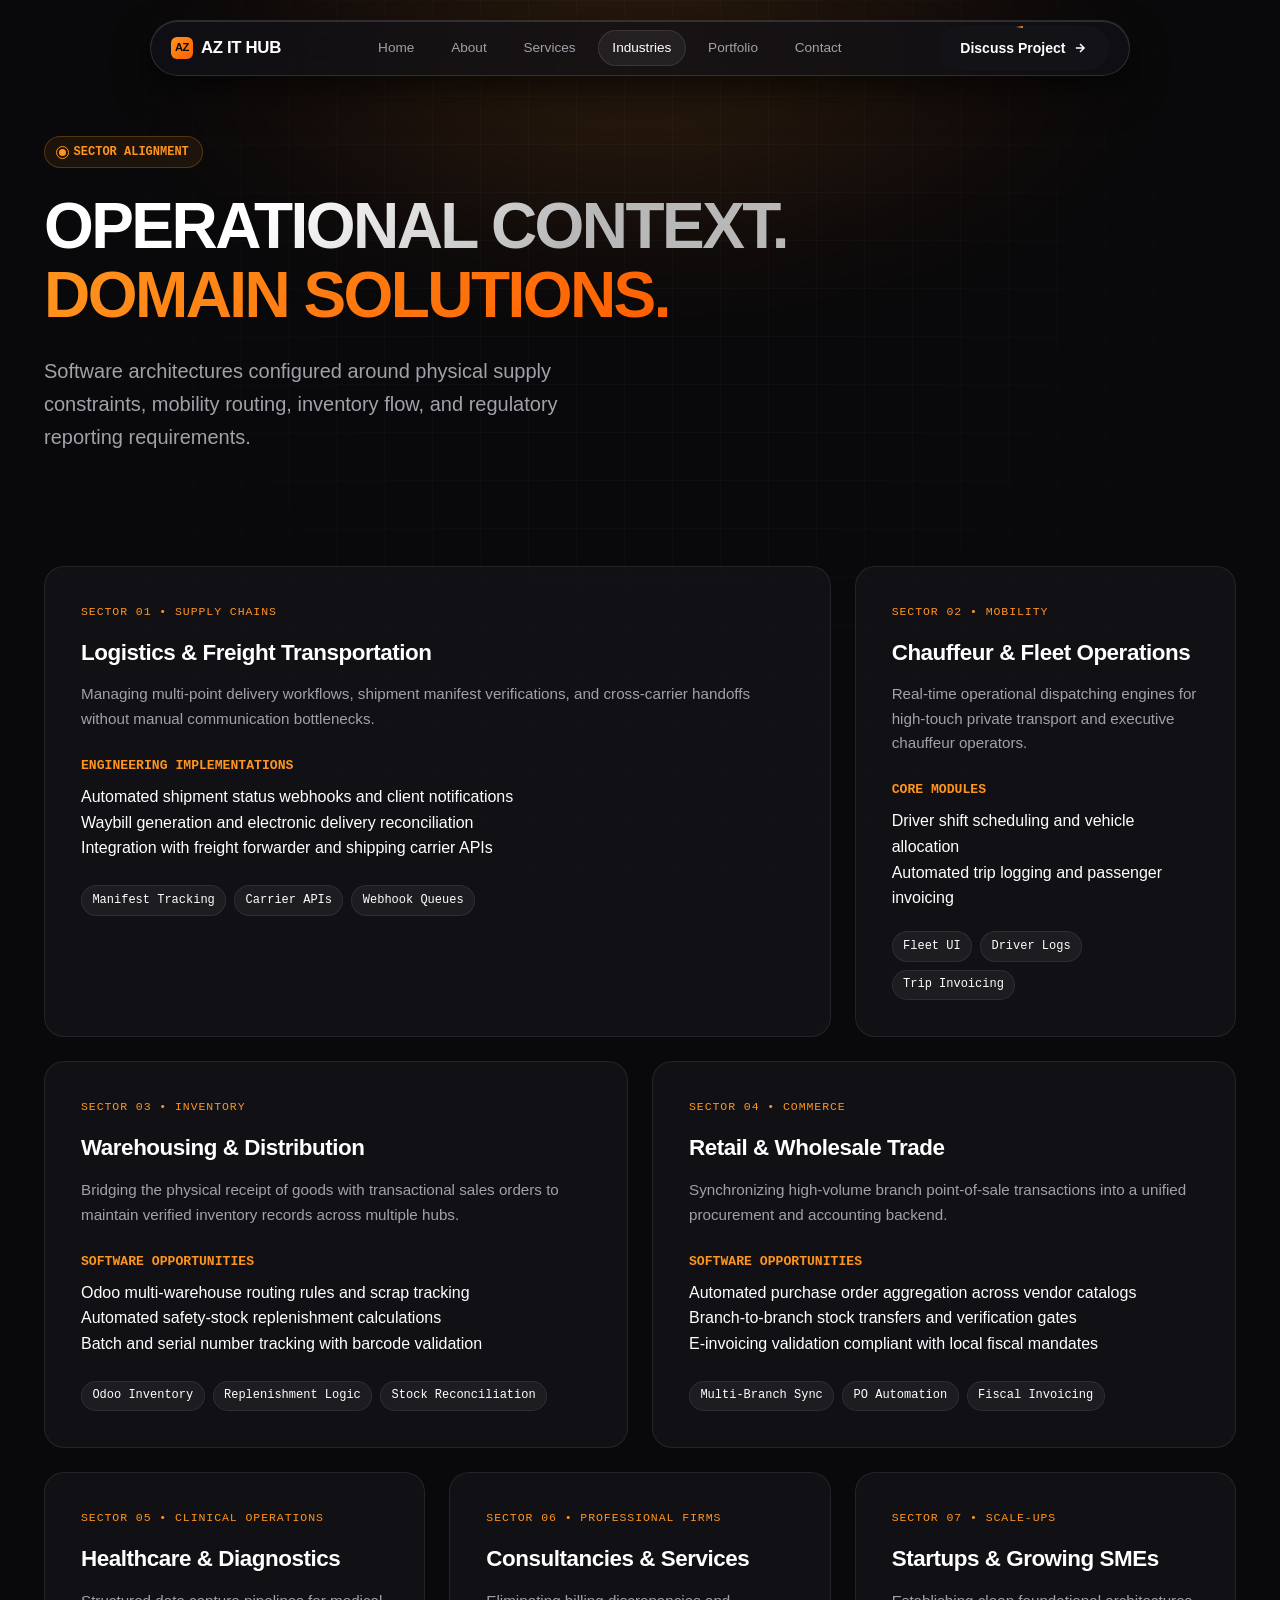
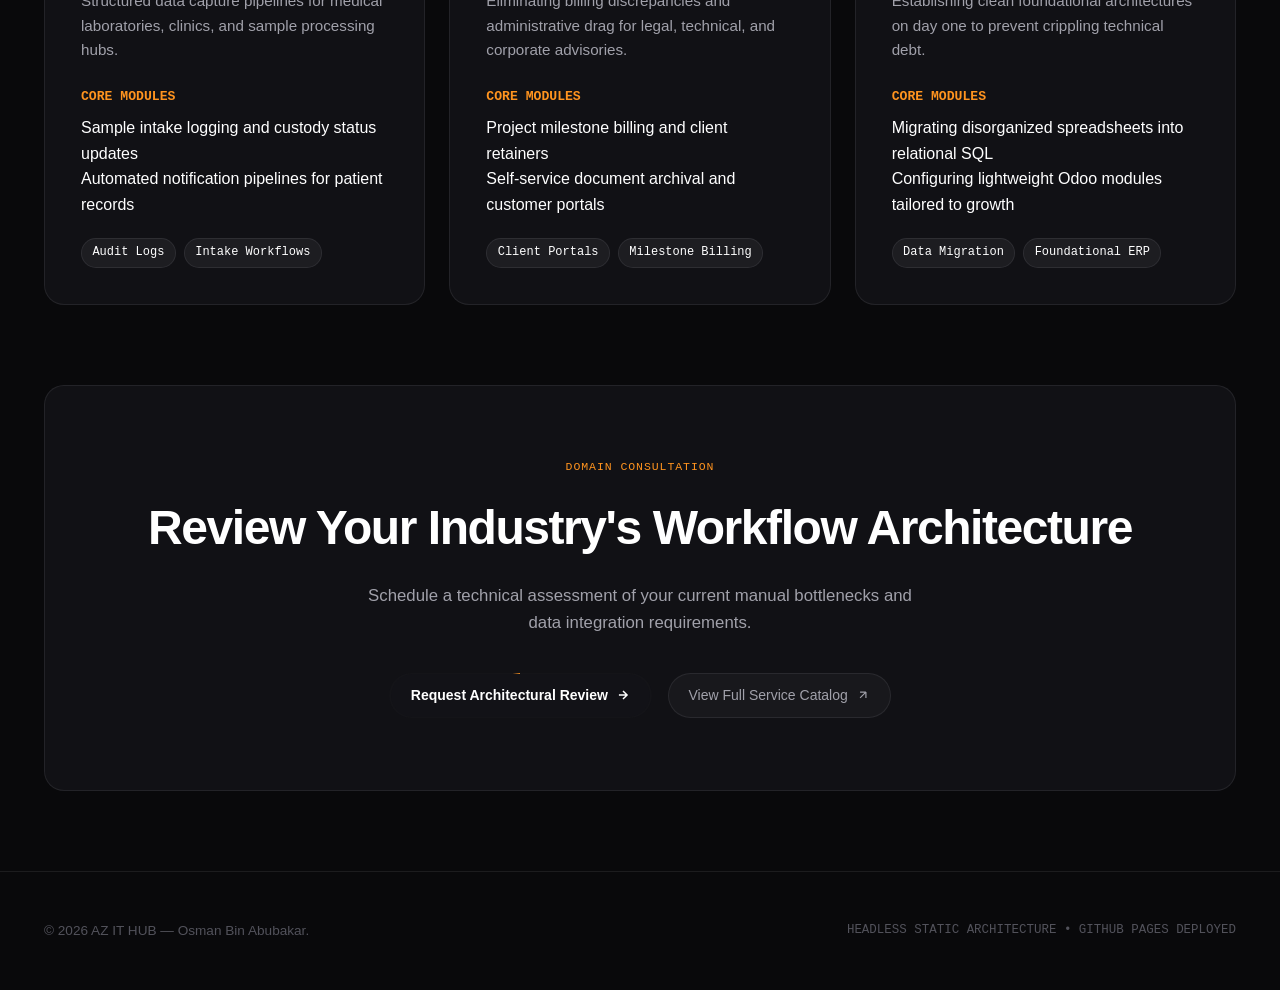
<file: industries.html>
<!DOCTYPE html>
<html lang="en">
<head>
  <meta charset="UTF-8">
  <meta name="viewport" content="width=device-width, initial-scale=1.0">
  <title>Industry Solutions &amp; Operational Domains — AZ IT HUB</title>
  
  <meta name="description" content="Operational software and automated workflow architectures engineered for logistics, fleet dispatch, warehousing, retail, healthcare, and growing SMEs.">
  <meta name="author" content="Osman Bin Abubakar">

  <link rel="stylesheet" href="assets/css/style.css">

  <script type="application/ld+json">
  {
    "@context": "https://schema.org",
    "@type": "WebPage",
    "name": "Industry Solutions — AZ IT HUB",
    "description": "Sector-specific software engineering and process automation architectures.",
    "publisher": {
      "@type": "ProfessionalService",
      "name": "AZ IT HUB",
      "founder": "Osman Bin Abubakar"
    }
  }
  </script>
</head>
<body>

  <div class="aurora-bg"></div>
  <div class="grid-overlay"></div>

  <header class="island-nav-wrapper">
    <div class="island-nav">
      <a href="index.html" class="nav-brand" aria-label="AZ IT HUB">
        <div class="brand-symbol">AZ</div>
        <span>AZ IT HUB</span>
      </a>

      <nav class="nav-links" aria-label="Main Navigation">
        <a href="index.html" class="nav-item">Home</a>
        <a href="about.html" class="nav-item">About</a>
        <a href="services.html" class="nav-item">Services</a>
        <a href="industries.html" class="nav-item active">Industries</a>
        <a href="portfolio.html" class="nav-item">Portfolio</a>
        <a href="contact.html" class="nav-item">Contact</a>
      </nav>

      <div class="nav-cta">
        <a href="contact.html" class="btn-beam">
          <span>Discuss Project</span>
          <svg width="14" height="14" viewBox="0 0 24 24" fill="none" stroke="currentColor" stroke-width="2.5"><path d="M5 12h14M12 5l7 7-7 7"/></svg>
        </a>
      </div>

      <button class="menu-trigger" id="menuTrigger" aria-label="Open Mobile Menu" aria-expanded="false">
        <svg width="22" height="22" viewBox="0 0 24 24" fill="none" stroke="currentColor" stroke-width="2"><line x1="4" y1="8" x2="20" y2="8"></line><line x1="4" y1="16" x2="20" y2="16"></line></svg>
      </button>
    </div>
  </header>

  <div class="mobile-overlay" id="mobileOverlay" aria-hidden="true">
    <button class="mobile-close" id="mobileClose" aria-label="Close Mobile Menu">
      <svg width="20" height="20" viewBox="0 0 24 24" fill="none" stroke="currentColor" stroke-width="2"><line x1="18" y1="6" x2="6" y2="18"></line><line x1="6" y1="6" x2="18" y2="18"></line></svg>
    </button>
    <div class="mobile-links">
      <a href="index.html" class="mobile-link">Home</a>
      <a href="about.html" class="mobile-link">About</a>
      <a href="services.html" class="mobile-link">Services</a>
      <a href="industries.html" class="mobile-link active">Industries</a>
      <a href="portfolio.html" class="mobile-link">Portfolio</a>
      <a href="contact.html" class="mobile-link">Contact</a>
    </div>
  </div>

  <main>
    <section class="hero-section">
      <div class="container">
        <div style="max-width: 860px;">
          <div class="status-badge">
            <span class="ping-dot"></span>
            SECTOR ALIGNMENT
          </div>
          <h1 class="hero-heading">
            <span class="gradient-metallic">OPERATIONAL CONTEXT.</span><br>
            <span class="gradient-orange">DOMAIN SOLUTIONS.</span>
          </h1>
          <p class="hero-paragraph">
            Software architectures configured around physical supply constraints, mobility routing, inventory flow, and regulatory reporting requirements.
          </p>
        </div>
      </div>
    </section>

    <section class="section-pad" style="padding-top: 0;">
      <div class="container">
        <div class="bento-grid">

          <!-- Industry 1: Logistics & Freight -->
          <article class="spotlight-card bento-col-8">
            <div class="card-content">
              <span class="bento-badge">Sector 01 • Supply Chains</span>
              <h2 class="bento-title">Logistics &amp; Freight Transportation</h2>
              <p class="bento-desc">
                Managing multi-point delivery workflows, shipment manifest verifications, and cross-carrier handoffs without manual communication bottlenecks.
              </p>
              
              <div style="margin: 1.5rem 0;">
                <h3 style="font-size: 0.82rem; font-family: var(--font-mono); color: var(--accent); margin-bottom: 0.5rem; text-transform: uppercase;">Engineering Implementations</h3>
                <ul class="service-features" style="border: none; padding: 0;">
                  <li>Automated shipment status webhooks and client notifications</li>
                  <li>Waybill generation and electronic delivery reconciliation</li>
                  <li>Integration with freight forwarder and shipping carrier APIs</li>
                </ul>
              </div>

              <div class="tech-chips">
                <span class="chip">Manifest Tracking</span>
                <span class="chip">Carrier APIs</span>
                <span class="chip">Webhook Queues</span>
              </div>
            </div>
          </article>

          <!-- Industry 2: Chauffeur & Private Fleet -->
          <article class="spotlight-card bento-col-4">
            <div class="card-content">
              <span class="bento-badge">Sector 02 • Mobility</span>
              <h2 class="bento-title">Chauffeur &amp; Fleet Operations</h2>
              <p class="bento-desc">
                Real-time operational dispatching engines for high-touch private transport and executive chauffeur operators.
              </p>
              
              <div style="margin: 1.25rem 0;">
                <h3 style="font-size: 0.82rem; font-family: var(--font-mono); color: var(--accent); margin-bottom: 0.5rem; text-transform: uppercase;">Core Modules</h3>
                <ul class="service-features" style="border: none; padding: 0;">
                  <li>Driver shift scheduling and vehicle allocation</li>
                  <li>Automated trip logging and passenger invoicing</li>
                </ul>
              </div>

              <div class="tech-chips">
                <span class="chip">Fleet UI</span>
                <span class="chip">Driver Logs</span>
                <span class="chip">Trip Invoicing</span>
              </div>
            </div>
          </article>

          <!-- Industry 3: Warehousing & Inventory -->
          <article class="spotlight-card bento-col-6">
            <div class="card-content">
              <span class="bento-badge">Sector 03 • Inventory</span>
              <h2 class="bento-title">Warehousing &amp; Distribution</h2>
              <p class="bento-desc">
                Bridging the physical receipt of goods with transactional sales orders to maintain verified inventory records across multiple hubs.
              </p>

              <div style="margin: 1.5rem 0;">
                <h3 style="font-size: 0.82rem; font-family: var(--font-mono); color: var(--accent); margin-bottom: 0.5rem; text-transform: uppercase;">Software Opportunities</h3>
                <ul class="service-features" style="border: none; padding: 0;">
                  <li>Odoo multi-warehouse routing rules and scrap tracking</li>
                  <li>Automated safety-stock replenishment calculations</li>
                  <li>Batch and serial number tracking with barcode validation</li>
                </ul>
              </div>

              <div class="tech-chips">
                <span class="chip">Odoo Inventory</span>
                <span class="chip">Replenishment Logic</span>
                <span class="chip">Stock Reconciliation</span>
              </div>
            </div>
          </article>

          <!-- Industry 4: Retail & Wholesale -->
          <article class="spotlight-card bento-col-6">
            <div class="card-content">
              <span class="bento-badge">Sector 04 • Commerce</span>
              <h2 class="bento-title">Retail &amp; Wholesale Trade</h2>
              <p class="bento-desc">
                Synchronizing high-volume branch point-of-sale transactions into a unified procurement and accounting backend.
              </p>

              <div style="margin: 1.5rem 0;">
                <h3 style="font-size: 0.82rem; font-family: var(--font-mono); color: var(--accent); margin-bottom: 0.5rem; text-transform: uppercase;">Software Opportunities</h3>
                <ul class="service-features" style="border: none; padding: 0;">
                  <li>Automated purchase order aggregation across vendor catalogs</li>
                  <li>Branch-to-branch stock transfers and verification gates</li>
                  <li>E-invoicing validation compliant with local fiscal mandates</li>
                </ul>
              </div>

              <div class="tech-chips">
                <span class="chip">Multi-Branch Sync</span>
                <span class="chip">PO Automation</span>
                <span class="chip">Fiscal Invoicing</span>
              </div>
            </div>
          </article>

          <!-- Industry 5: Healthcare & Diagnostics -->
          <article class="spotlight-card bento-col-4">
            <div class="card-content">
              <span class="bento-badge">Sector 05 • Clinical Operations</span>
              <h2 class="bento-title">Healthcare &amp; Diagnostics</h2>
              <p class="bento-desc">
                Structured data capture pipelines for medical laboratories, clinics, and sample processing hubs.
              </p>

              <div style="margin: 1.25rem 0;">
                <h3 style="font-size: 0.82rem; font-family: var(--font-mono); color: var(--accent); margin-bottom: 0.5rem; text-transform: uppercase;">Core Modules</h3>
                <ul class="service-features" style="border: none; padding: 0;">
                  <li>Sample intake logging and custody status updates</li>
                  <li>Automated notification pipelines for patient records</li>
                </ul>
              </div>

              <div class="tech-chips">
                <span class="chip">Audit Logs</span>
                <span class="chip">Intake Workflows</span>
              </div>
            </div>
          </article>

          <!-- Industry 6: Professional Services -->
          <article class="spotlight-card bento-col-4">
            <div class="card-content">
              <span class="bento-badge">Sector 06 • Professional Firms</span>
              <h2 class="bento-title">Consultancies &amp; Services</h2>
              <p class="bento-desc">
                Eliminating billing discrepancies and administrative drag for legal, technical, and corporate advisories.
              </p>

              <div style="margin: 1.25rem 0;">
                <h3 style="font-size: 0.82rem; font-family: var(--font-mono); color: var(--accent); margin-bottom: 0.5rem; text-transform: uppercase;">Core Modules</h3>
                <ul class="service-features" style="border: none; padding: 0;">
                  <li>Project milestone billing and client retainers</li>
                  <li>Self-service document archival and customer portals</li>
                </ul>
              </div>

              <div class="tech-chips">
                <span class="chip">Client Portals</span>
                <span class="chip">Milestone Billing</span>
              </div>
            </div>
          </article>

          <!-- Industry 7: Startups & Scaling SMEs -->
          <article class="spotlight-card bento-col-4">
            <div class="card-content">
              <span class="bento-badge">Sector 07 • Scale-ups</span>
              <h2 class="bento-title">Startups &amp; Growing SMEs</h2>
              <p class="bento-desc">
                Establishing clean foundational architectures on day one to prevent crippling technical debt.
              </p>

              <div style="margin: 1.25rem 0;">
                <h3 style="font-size: 0.82rem; font-family: var(--font-mono); color: var(--accent); margin-bottom: 0.5rem; text-transform: uppercase;">Core Modules</h3>
                <ul class="service-features" style="border: none; padding: 0;">
                  <li>Migrating disorganized spreadsheets into relational SQL</li>
                  <li>Configuring lightweight Odoo modules tailored to growth</li>
                </ul>
              </div>

              <div class="tech-chips">
                <span class="chip">Data Migration</span>
                <span class="chip">Foundational ERP</span>
              </div>
            </div>
          </article>

        </div>
      </div>
    </section>

    <section class="section-pad" style="padding-top: 0;">
      <div class="container">
        <div class="spotlight-card" style="text-align: center; padding: 4.5rem 2rem;">
          <div class="card-content">
            <span class="bento-badge">Domain Consultation</span>
            <h2 style="font-size: clamp(2rem, 4vw, 3rem); font-weight: 900; letter-spacing: -0.03em; margin-bottom: 1rem;">
              Review Your Industry's Workflow Architecture
            </h2>
            <p style="font-size: 1.05rem; color: var(--text-muted); max-width: 580px; margin: 0 auto 2.25rem;">
              Schedule a technical assessment of your current manual bottlenecks and data integration requirements.
            </p>
            <div style="display: flex; justify-content: center; gap: 1rem; flex-wrap: wrap;">
              <a href="contact.html" class="btn-beam">
                <span>Request Architectural Review</span>
                <svg width="14" height="14" viewBox="0 0 24 24" fill="none" stroke="currentColor" stroke-width="2.5"><path d="M5 12h14M12 5l7 7-7 7"/></svg>
              </a>
              <a href="services.html" class="btn-ghost">
                <span>View Full Service Catalog</span>
                <svg width="14" height="14" viewBox="0 0 24 24" fill="none" stroke="currentColor" stroke-width="2"><path d="M7 17L17 7M17 7H7M17 7V17"/></svg>
              </a>
            </div>
          </div>
        </div>
      </div>
    </section>
  </main>

  <footer style="border-top: 1px solid var(--border-subtle); padding: 3rem 0; font-size: 0.85rem; color: var(--text-faint);">
    <div class="container" style="display: flex; justify-content: space-between; align-items: center; flex-wrap: wrap; gap: 1rem;">
      <div>
        &copy; <span id="currentYear"></span> AZ IT HUB — Osman Bin Abubakar.
      </div>
      <div style="font-family: var(--font-mono); font-size: 0.78rem;">
        HEADLESS STATIC ARCHITECTURE • GITHUB PAGES DEPLOYED
      </div>
    </div>
  </footer>

  <script src="assets/js/script.js"></script>
</body>
</html>
</file>
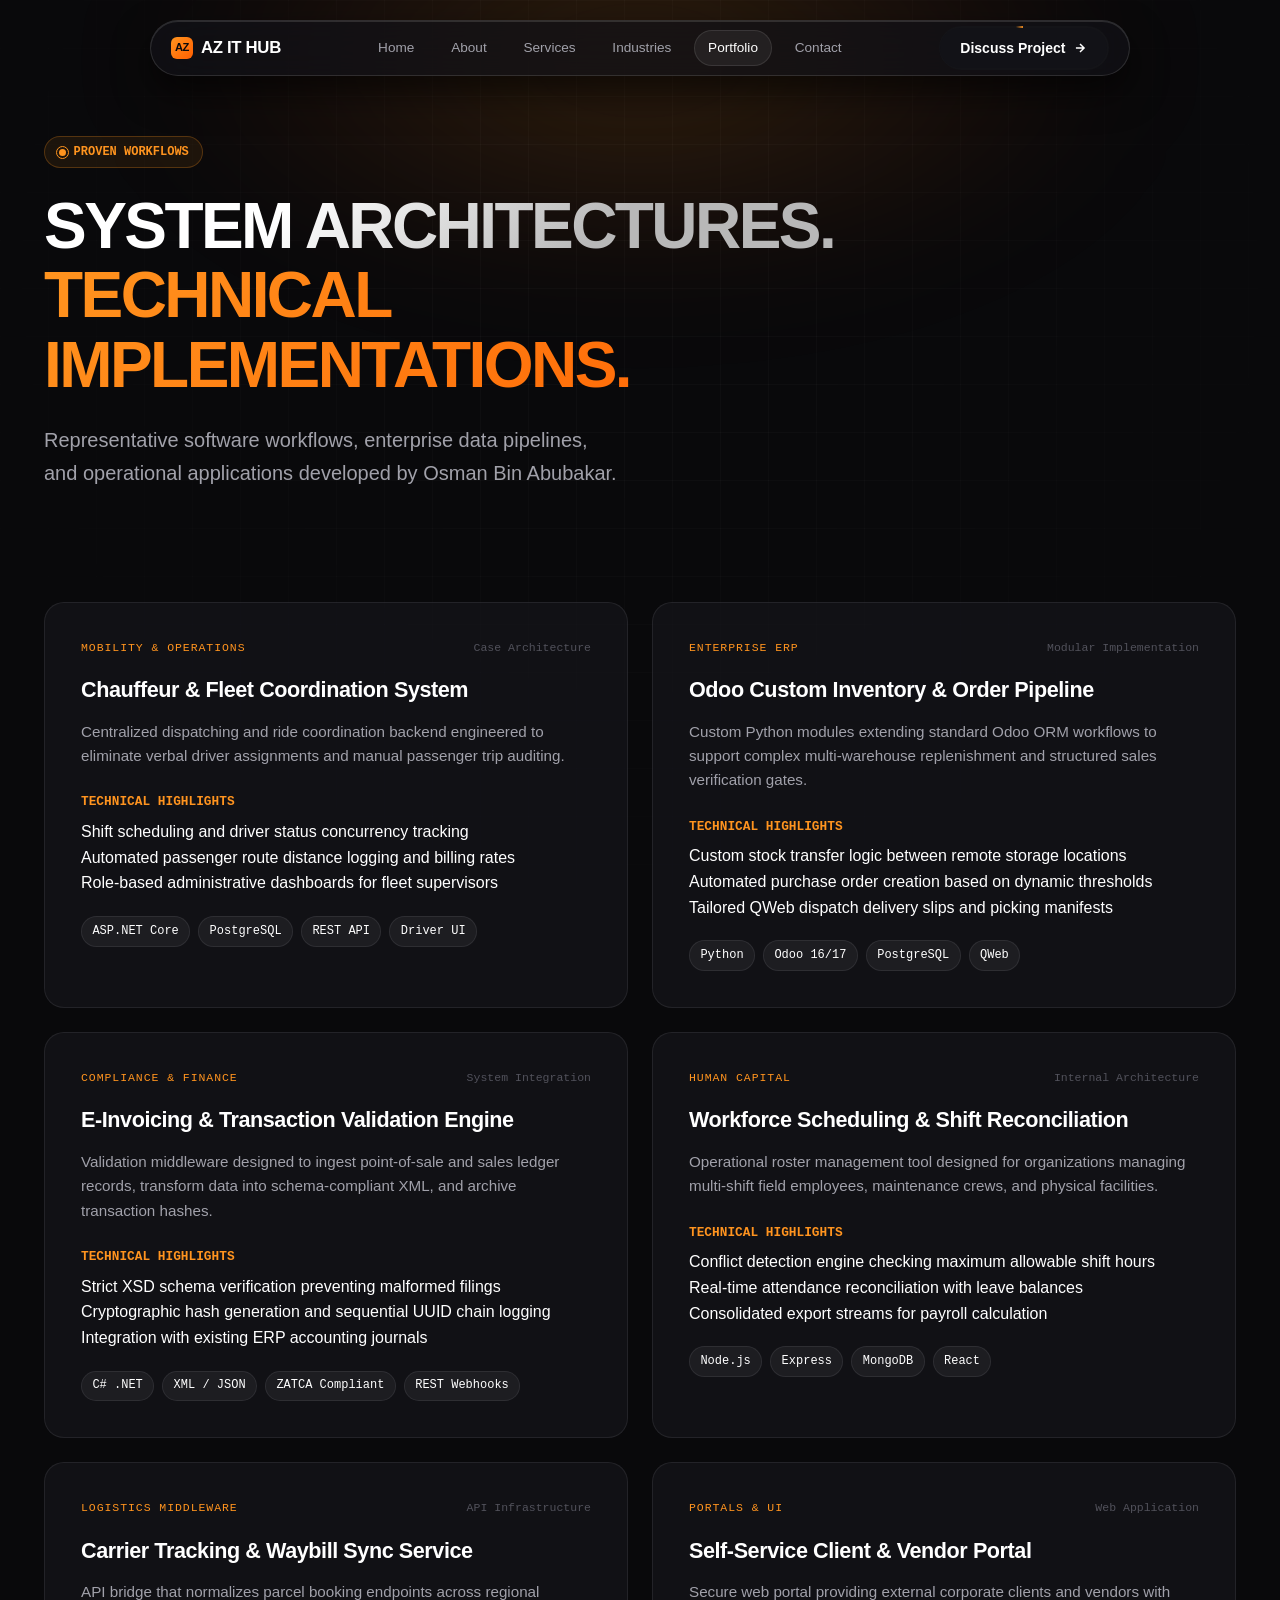
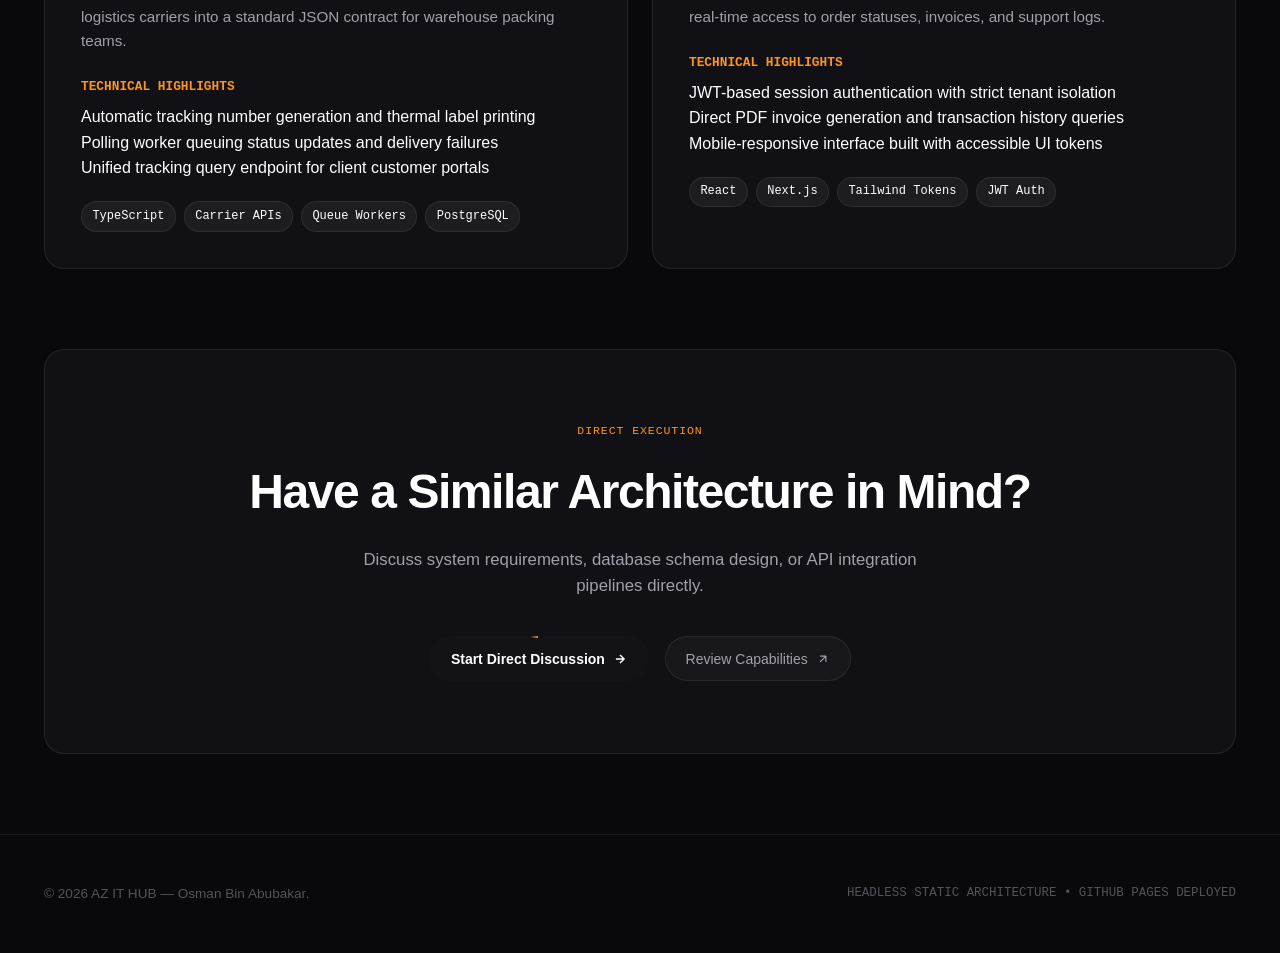
<file: portfolio.html>
<!DOCTYPE html>
<html lang="en">
<head>
  <meta charset="UTF-8">
  <meta name="viewport" content="width=device-width, initial-scale=1.0">
  <title>Technical Portfolio &amp; Systems Architecture — AZ IT HUB</title>
  
  <meta name="description" content="Technical portfolio and architectural case implementations across ERP customization, logistics dispatch, e-invoicing pipelines, and custom software systems.">
  <meta name="author" content="Osman Bin Abubakar">

  <link rel="stylesheet" href="assets/css/style.css">

  <script type="application/ld+json">
  {
    "@context": "https://schema.org",
    "@type": "CollectionPage",
    "name": "Technical Portfolio — AZ IT HUB",
    "description": "Architectural case studies and systems engineered by Osman Bin Abubakar.",
    "publisher": {
      "@type": "ProfessionalService",
      "name": "AZ IT HUB",
      "founder": "Osman Bin Abubakar"
    }
  }
  </script>
</head>
<body>

  <div class="aurora-bg"></div>
  <div class="grid-overlay"></div>

  <header class="island-nav-wrapper">
    <div class="island-nav">
      <a href="index.html" class="nav-brand" aria-label="AZ IT HUB">
        <div class="brand-symbol">AZ</div>
        <span>AZ IT HUB</span>
      </a>

      <nav class="nav-links" aria-label="Main Navigation">
        <a href="index.html" class="nav-item">Home</a>
        <a href="about.html" class="nav-item">About</a>
        <a href="services.html" class="nav-item">Services</a>
        <a href="industries.html" class="nav-item">Industries</a>
        <a href="portfolio.html" class="nav-item active">Portfolio</a>
        <a href="contact.html" class="nav-item">Contact</a>
      </nav>

      <div class="nav-cta">
        <a href="contact.html" class="btn-beam">
          <span>Discuss Project</span>
          <svg width="14" height="14" viewBox="0 0 24 24" fill="none" stroke="currentColor" stroke-width="2.5"><path d="M5 12h14M12 5l7 7-7 7"/></svg>
        </a>
      </div>

      <button class="menu-trigger" id="menuTrigger" aria-label="Open Mobile Menu" aria-expanded="false">
        <svg width="22" height="22" viewBox="0 0 24 24" fill="none" stroke="currentColor" stroke-width="2"><line x1="4" y1="8" x2="20" y2="8"></line><line x1="4" y1="16" x2="20" y2="16"></line></svg>
      </button>
    </div>
  </header>

  <div class="mobile-overlay" id="mobileOverlay" aria-hidden="true">
    <button class="mobile-close" id="mobileClose" aria-label="Close Mobile Menu">
      <svg width="20" height="20" viewBox="0 0 24 24" fill="none" stroke="currentColor" stroke-width="2"><line x1="18" y1="6" x2="6" y2="18"></line><line x1="6" y1="6" x2="18" y2="18"></line></svg>
    </button>
    <div class="mobile-links">
      <a href="index.html" class="mobile-link">Home</a>
      <a href="about.html" class="mobile-link">About</a>
      <a href="services.html" class="mobile-link">Services</a>
      <a href="industries.html" class="mobile-link">Industries</a>
      <a href="portfolio.html" class="mobile-link active">Portfolio</a>
      <a href="contact.html" class="mobile-link">Contact</a>
    </div>
  </div>

  <main>
    <section class="hero-section">
      <div class="container">
        <div style="max-width: 860px;">
          <div class="status-badge">
            <span class="ping-dot"></span>
            PROVEN WORKFLOWS
          </div>
          <h1 class="hero-heading">
            <span class="gradient-metallic">SYSTEM ARCHITECTURES.</span><br>
            <span class="gradient-orange">TECHNICAL IMPLEMENTATIONS.</span>
          </h1>
          <p class="hero-paragraph">
            Representative software workflows, enterprise data pipelines, and operational applications developed by Osman Bin Abubakar.
          </p>
        </div>
      </div>
    </section>

    <section class="section-pad" style="padding-top: 0;">
      <div class="container">
        <div class="bento-grid">

          <!-- Project 1: Chauffeur & Fleet Coordination -->
          <article class="spotlight-card bento-col-6">
            <div class="card-content">
              <div style="display: flex; justify-content: space-between; align-items: center; margin-bottom: 1rem;">
                <span class="bento-badge" style="margin-bottom: 0;">Mobility &amp; Operations</span>
                <span style="font-size: 0.72rem; font-family: var(--font-mono); color: var(--text-faint);">Case Architecture</span>
              </div>
              <h2 class="bento-title" style="font-size: 1.35rem;">Chauffeur &amp; Fleet Coordination System</h2>
              <p class="bento-desc">
                Centralized dispatching and ride coordination backend engineered to eliminate verbal driver assignments and manual passenger trip auditing.
              </p>
              
              <div style="margin: 1.25rem 0;">
                <h3 style="font-size: 0.8rem; font-family: var(--font-mono); color: var(--accent); margin-bottom: 0.4rem; text-transform: uppercase;">Technical Highlights</h3>
                <ul class="service-features" style="border: none; padding: 0;">
                  <li>Shift scheduling and driver status concurrency tracking</li>
                  <li>Automated passenger route distance logging and billing rates</li>
                  <li>Role-based administrative dashboards for fleet supervisors</li>
                </ul>
              </div>

              <div class="tech-chips">
                <span class="chip">ASP.NET Core</span>
                <span class="chip">PostgreSQL</span>
                <span class="chip">REST API</span>
                <span class="chip">Driver UI</span>
              </div>
            </div>
          </article>

          <!-- Project 2: Odoo Custom Inventory & Order Pipeline -->
          <article class="spotlight-card bento-col-6">
            <div class="card-content">
              <div style="display: flex; justify-content: space-between; align-items: center; margin-bottom: 1rem;">
                <span class="bento-badge" style="margin-bottom: 0;">Enterprise ERP</span>
                <span style="font-size: 0.72rem; font-family: var(--font-mono); color: var(--text-faint);">Modular Implementation</span>
              </div>
              <h2 class="bento-title" style="font-size: 1.35rem;">Odoo Custom Inventory &amp; Order Pipeline</h2>
              <p class="bento-desc">
                Custom Python modules extending standard Odoo ORM workflows to support complex multi-warehouse replenishment and structured sales verification gates.
              </p>
              
              <div style="margin: 1.25rem 0;">
                <h3 style="font-size: 0.8rem; font-family: var(--font-mono); color: var(--accent); margin-bottom: 0.4rem; text-transform: uppercase;">Technical Highlights</h3>
                <ul class="service-features" style="border: none; padding: 0;">
                  <li>Custom stock transfer logic between remote storage locations</li>
                  <li>Automated purchase order creation based on dynamic thresholds</li>
                  <li>Tailored QWeb dispatch delivery slips and picking manifests</li>
                </ul>
              </div>

              <div class="tech-chips">
                <span class="chip">Python</span>
                <span class="chip">Odoo 16/17</span>
                <span class="chip">PostgreSQL</span>
                <span class="chip">QWeb</span>
              </div>
            </div>
          </article>

          <!-- Project 3: E-Invoicing & Compliance Engine -->
          <article class="spotlight-card bento-col-6">
            <div class="card-content">
              <div style="display: flex; justify-content: space-between; align-items: center; margin-bottom: 1rem;">
                <span class="bento-badge" style="margin-bottom: 0;">Compliance &amp; Finance</span>
                <span style="font-size: 0.72rem; font-family: var(--font-mono); color: var(--text-faint);">System Integration</span>
              </div>
              <h2 class="bento-title" style="font-size: 1.35rem;">E-Invoicing &amp; Transaction Validation Engine</h2>
              <p class="bento-desc">
                Validation middleware designed to ingest point-of-sale and sales ledger records, transform data into schema-compliant XML, and archive transaction hashes.
              </p>
              
              <div style="margin: 1.25rem 0;">
                <h3 style="font-size: 0.8rem; font-family: var(--font-mono); color: var(--accent); margin-bottom: 0.4rem; text-transform: uppercase;">Technical Highlights</h3>
                <ul class="service-features" style="border: none; padding: 0;">
                  <li>Strict XSD schema verification preventing malformed filings</li>
                  <li>Cryptographic hash generation and sequential UUID chain logging</li>
                  <li>Integration with existing ERP accounting journals</li>
                </ul>
              </div>

              <div class="tech-chips">
                <span class="chip">C# .NET</span>
                <span class="chip">XML / JSON</span>
                <span class="chip">ZATCA Compliant</span>
                <span class="chip">REST Webhooks</span>
              </div>
            </div>
          </article>

          <!-- Project 4: Workforce Scheduling & Shift Tracking -->
          <article class="spotlight-card bento-col-6">
            <div class="card-content">
              <div style="display: flex; justify-content: space-between; align-items: center; margin-bottom: 1rem;">
                <span class="bento-badge" style="margin-bottom: 0;">Human Capital</span>
                <span style="font-size: 0.72rem; font-family: var(--font-mono); color: var(--text-faint);">Internal Architecture</span>
              </div>
              <h2 class="bento-title" style="font-size: 1.35rem;">Workforce Scheduling &amp; Shift Reconciliation</h2>
              <p class="bento-desc">
                Operational roster management tool designed for organizations managing multi-shift field employees, maintenance crews, and physical facilities.
              </p>
              
              <div style="margin: 1.25rem 0;">
                <h3 style="font-size: 0.8rem; font-family: var(--font-mono); color: var(--accent); margin-bottom: 0.4rem; text-transform: uppercase;">Technical Highlights</h3>
                <ul class="service-features" style="border: none; padding: 0;">
                  <li>Conflict detection engine checking maximum allowable shift hours</li>
                  <li>Real-time attendance reconciliation with leave balances</li>
                  <li>Consolidated export streams for payroll calculation</li>
                </ul>
              </div>

              <div class="tech-chips">
                <span class="chip">Node.js</span>
                <span class="chip">Express</span>
                <span class="chip">MongoDB</span>
                <span class="chip">React</span>
              </div>
            </div>
          </article>

          <!-- Project 5: Multi-Carrier Shipping Middleware -->
          <article class="spotlight-card bento-col-6">
            <div class="card-content">
              <div style="display: flex; justify-content: space-between; align-items: center; margin-bottom: 1rem;">
                <span class="bento-badge" style="margin-bottom: 0;">Logistics Middleware</span>
                <span style="font-size: 0.72rem; font-family: var(--font-mono); color: var(--text-faint);">API Infrastructure</span>
              </div>
              <h2 class="bento-title" style="font-size: 1.35rem;">Carrier Tracking &amp; Waybill Sync Service</h2>
              <p class="bento-desc">
                API bridge that normalizes parcel booking endpoints across regional logistics carriers into a standard JSON contract for warehouse packing teams.
              </p>
              
              <div style="margin: 1.25rem 0;">
                <h3 style="font-size: 0.8rem; font-family: var(--font-mono); color: var(--accent); margin-bottom: 0.4rem; text-transform: uppercase;">Technical Highlights</h3>
                <ul class="service-features" style="border: none; padding: 0;">
                  <li>Automatic tracking number generation and thermal label printing</li>
                  <li>Polling worker queuing status updates and delivery failures</li>
                  <li>Unified tracking query endpoint for client customer portals</li>
                </ul>
              </div>

              <div class="tech-chips">
                <span class="chip">TypeScript</span>
                <span class="chip">Carrier APIs</span>
                <span class="chip">Queue Workers</span>
                <span class="chip">PostgreSQL</span>
              </div>
            </div>
          </article>

          <!-- Project 6: Customer & Vendor Access Portal -->
          <article class="spotlight-card bento-col-6">
            <div class="card-content">
              <div style="display: flex; justify-content: space-between; align-items: center; margin-bottom: 1rem;">
                <span class="bento-badge" style="margin-bottom: 0;">Portals &amp; UI</span>
                <span style="font-size: 0.72rem; font-family: var(--font-mono); color: var(--text-faint);">Web Application</span>
              </div>
              <h2 class="bento-title" style="font-size: 1.35rem;">Self-Service Client &amp; Vendor Portal</h2>
              <p class="bento-desc">
                Secure web portal providing external corporate clients and vendors with real-time access to order statuses, invoices, and support logs.
              </p>
              
              <div style="margin: 1.25rem 0;">
                <h3 style="font-size: 0.8rem; font-family: var(--font-mono); color: var(--accent); margin-bottom: 0.4rem; text-transform: uppercase;">Technical Highlights</h3>
                <ul class="service-features" style="border: none; padding: 0;">
                  <li>JWT-based session authentication with strict tenant isolation</li>
                  <li>Direct PDF invoice generation and transaction history queries</li>
                  <li>Mobile-responsive interface built with accessible UI tokens</li>
                </ul>
              </div>

              <div class="tech-chips">
                <span class="chip">React</span>
                <span class="chip">Next.js</span>
                <span class="chip">Tailwind Tokens</span>
                <span class="chip">JWT Auth</span>
              </div>
            </div>
          </article>

        </div>
      </div>
    </section>

    <section class="section-pad" style="padding-top: 0;">
      <div class="container">
        <div class="spotlight-card" style="text-align: center; padding: 4.5rem 2rem;">
          <div class="card-content">
            <span class="bento-badge">Direct Execution</span>
            <h2 style="font-size: clamp(2rem, 4vw, 3rem); font-weight: 900; letter-spacing: -0.03em; margin-bottom: 1rem;">
              Have a Similar Architecture in Mind?
            </h2>
            <p style="font-size: 1.05rem; color: var(--text-muted); max-width: 580px; margin: 0 auto 2.25rem;">
              Discuss system requirements, database schema design, or API integration pipelines directly.
            </p>
            <div style="display: flex; justify-content: center; gap: 1rem; flex-wrap: wrap;">
              <a href="contact.html" class="btn-beam">
                <span>Start Direct Discussion</span>
                <svg width="14" height="14" viewBox="0 0 24 24" fill="none" stroke="currentColor" stroke-width="2.5"><path d="M5 12h14M12 5l7 7-7 7"/></svg>
              </a>
              <a href="services.html" class="btn-ghost">
                <span>Review Capabilities</span>
                <svg width="14" height="14" viewBox="0 0 24 24" fill="none" stroke="currentColor" stroke-width="2"><path d="M7 17L17 7M17 7H7M17 7V17"/></svg>
              </a>
            </div>
          </div>
        </div>
      </div>
    </section>
  </main>

  <footer style="border-top: 1px solid var(--border-subtle); padding: 3rem 0; font-size: 0.85rem; color: var(--text-faint);">
    <div class="container" style="display: flex; justify-content: space-between; align-items: center; flex-wrap: wrap; gap: 1rem;">
      <div>
        &copy; <span id="currentYear"></span> AZ IT HUB — Osman Bin Abubakar.
      </div>
      <div style="font-family: var(--font-mono); font-size: 0.78rem;">
        HEADLESS STATIC ARCHITECTURE • GITHUB PAGES DEPLOYED
      </div>
    </div>
  </footer>

  <script src="assets/js/script.js"></script>
</body>
</html>
</file>
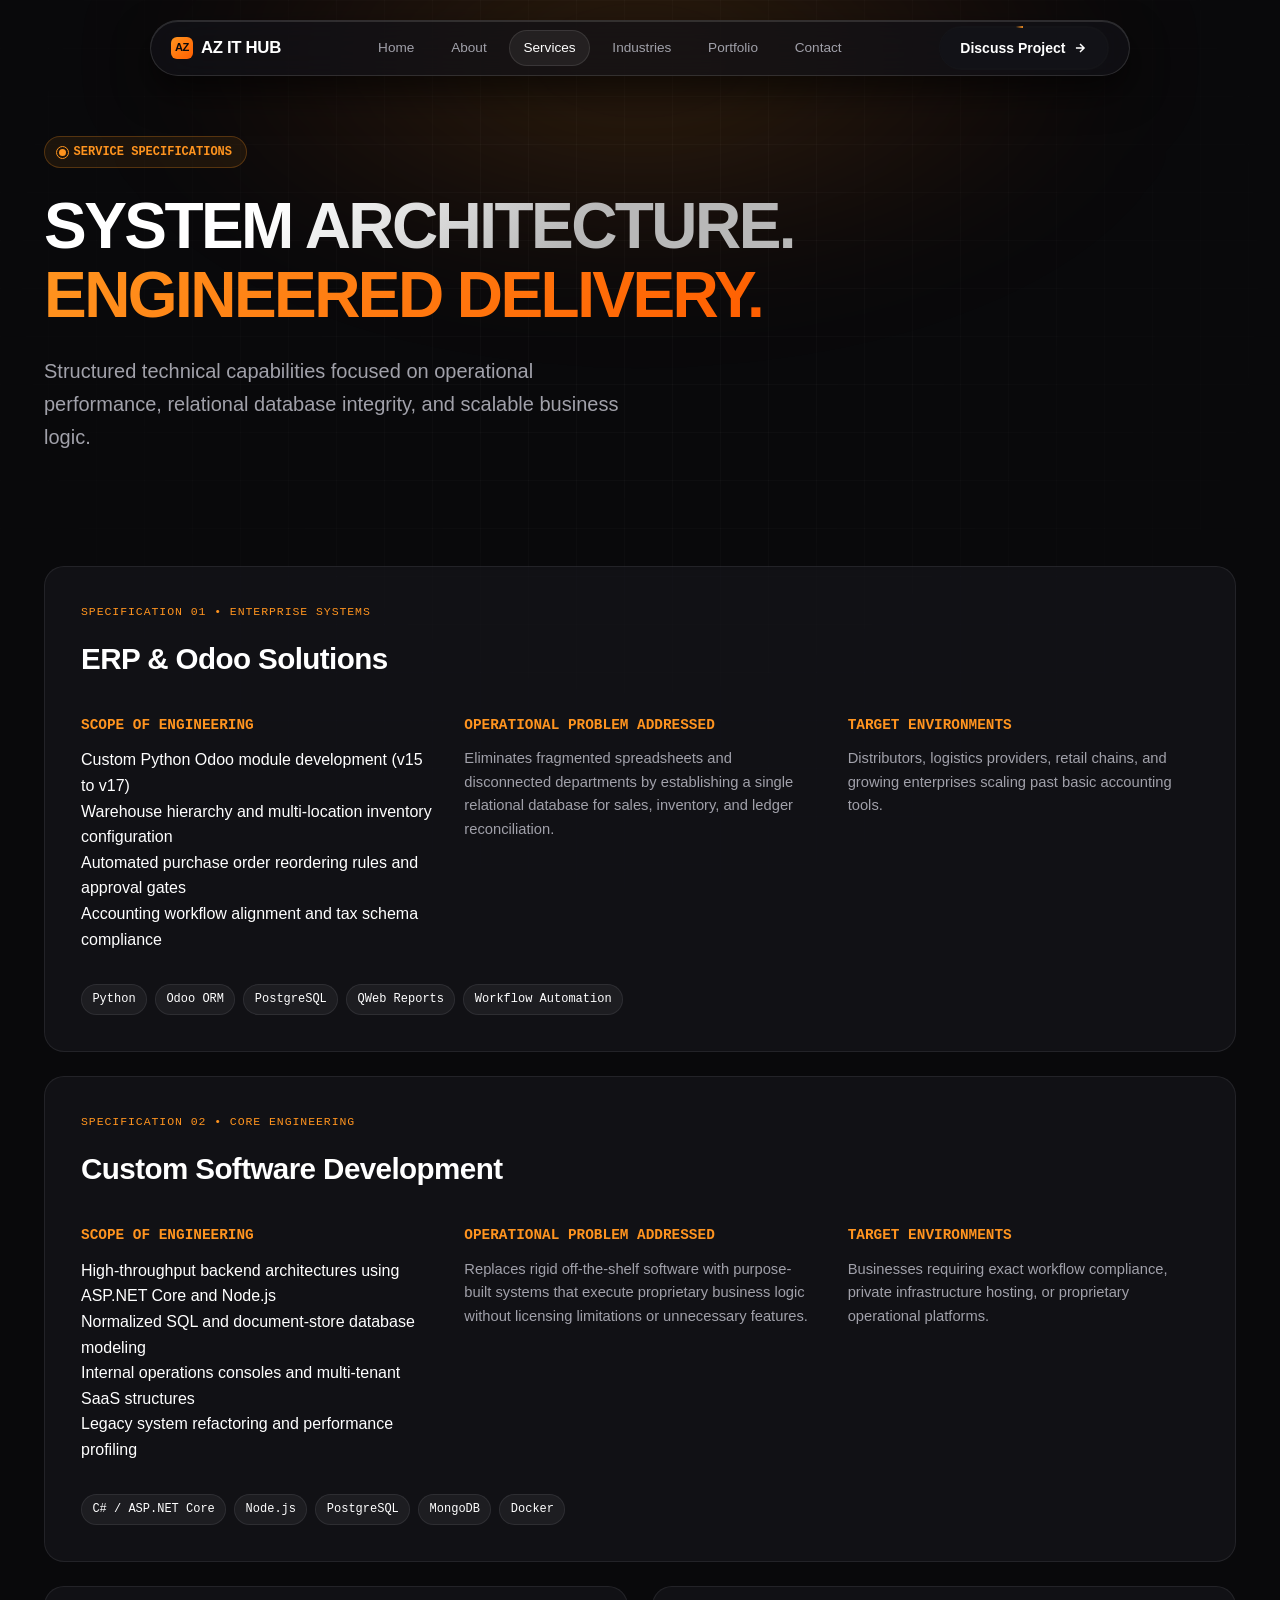
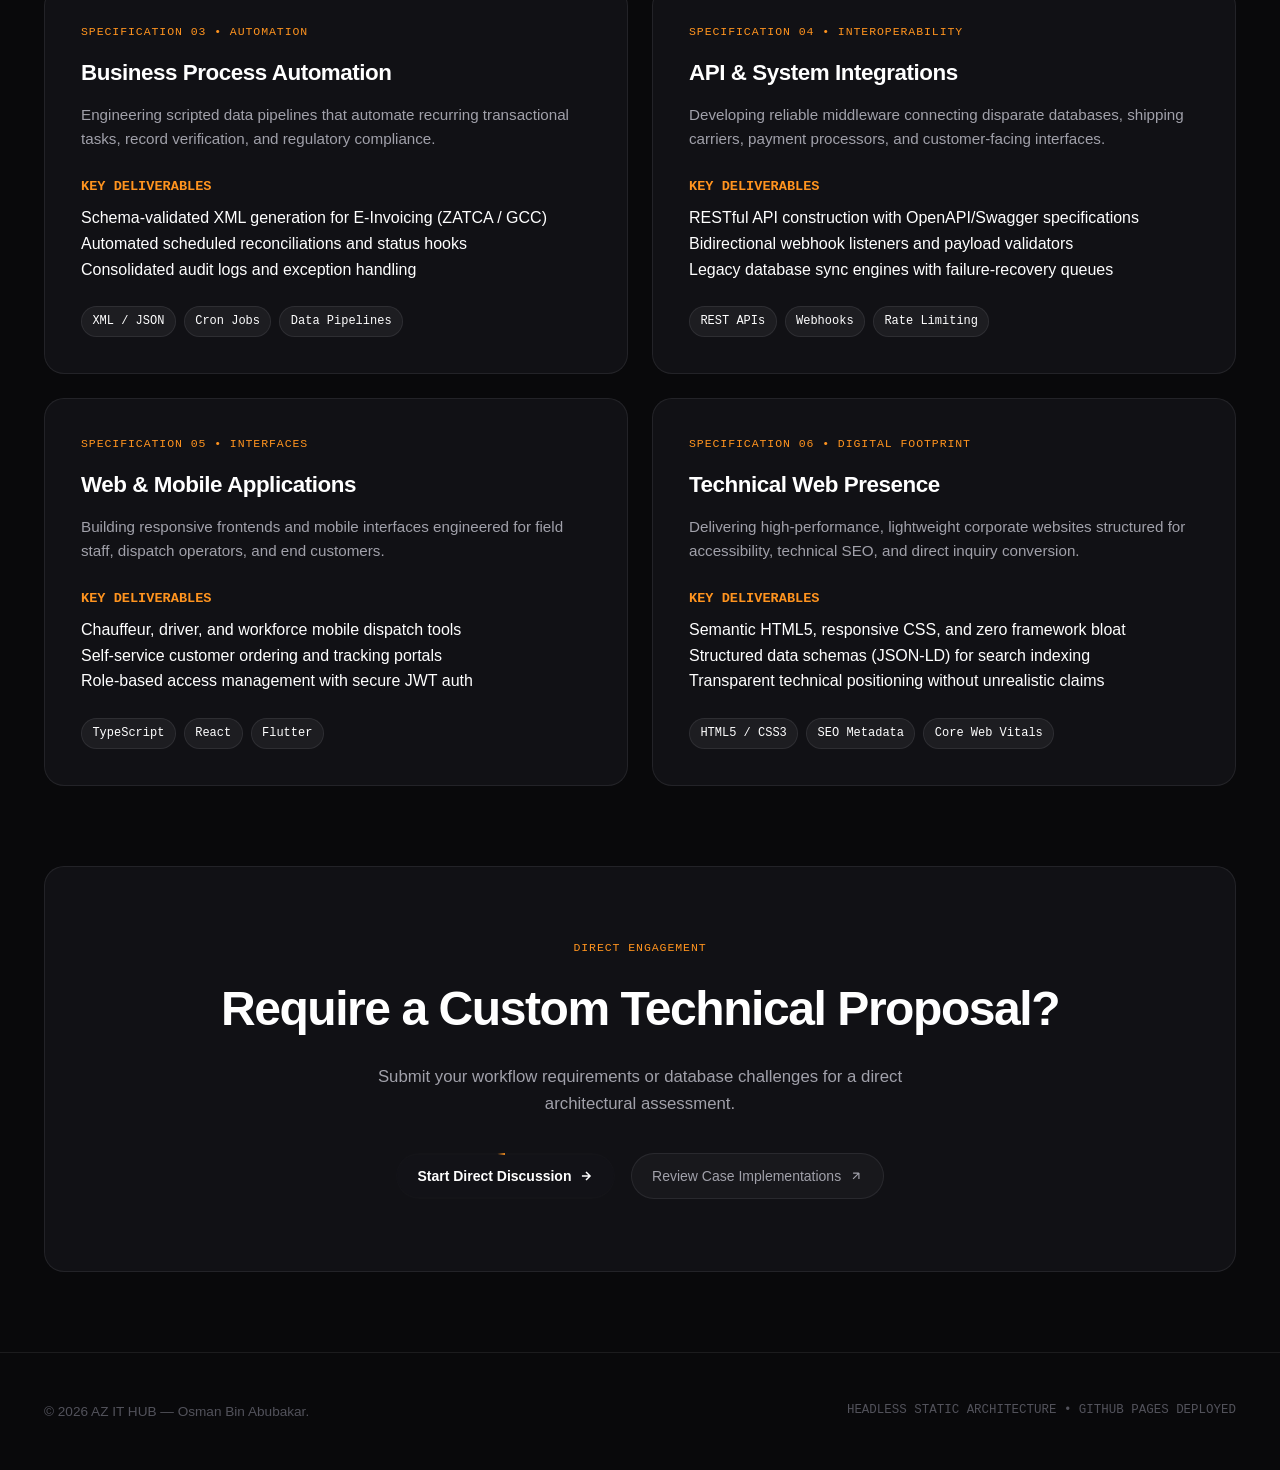
<file: services.html>
<!DOCTYPE html>
<html lang="en">
<head>
  <meta charset="UTF-8">
  <meta name="viewport" content="width=device-width, initial-scale=1.0">
  <title>Services &amp; Technical Capabilities — AZ IT HUB</title>
  
  <meta name="description" content="Technical service specifications for custom software engineering, Odoo ERP implementations, API integrations, and workflow automation by AZ IT HUB.">
  <meta name="author" content="Osman Bin Abubakar">

  <link rel="stylesheet" href="assets/css/style.css">

  <script type="application/ld+json">
  {
    "@context": "https://schema.org",
    "@type": "Service",
    "provider": {
      "@type": "ProfessionalService",
      "name": "AZ IT HUB",
      "founder": "Osman Bin Abubakar"
    },
    "hasOfferCatalog": {
      "@type": "OfferCatalog",
      "name": "Technology Services",
      "itemListElement": [
        {
          "@type": "Offer",
          "itemOffered": {
            "@type": "Service",
            "name": "Custom Software Development"
          }
        },
        {
          "@type": "Offer",
          "itemOffered": {
            "@type": "Service",
            "name": "ERP and Odoo Solutions"
          }
        },
        {
          "@type": "Offer",
          "itemOffered": {
            "@type": "Service",
            "name": "Business Automation and Integrations"
          }
        },
        {
          "@type": "Offer",
          "itemOffered": {
            "@type": "Service",
            "name": "Web and Mobile Applications"
          }
        }
      ]
    }
  }
  </script>
</head>
<body>

  <div class="aurora-bg"></div>
  <div class="grid-overlay"></div>

  <header class="island-nav-wrapper">
    <div class="island-nav">
      <a href="index.html" class="nav-brand" aria-label="AZ IT HUB">
        <div class="brand-symbol">AZ</div>
        <span>AZ IT HUB</span>
      </a>

      <nav class="nav-links" aria-label="Main Navigation">
        <a href="index.html" class="nav-item">Home</a>
        <a href="about.html" class="nav-item">About</a>
        <a href="services.html" class="nav-item active">Services</a>
        <a href="industries.html" class="nav-item">Industries</a>
        <a href="portfolio.html" class="nav-item">Portfolio</a>
        <a href="contact.html" class="nav-item">Contact</a>
      </nav>

      <div class="nav-cta">
        <a href="contact.html" class="btn-beam">
          <span>Discuss Project</span>
          <svg width="14" height="14" viewBox="0 0 24 24" fill="none" stroke="currentColor" stroke-width="2.5"><path d="M5 12h14M12 5l7 7-7 7"/></svg>
        </a>
      </div>

      <button class="menu-trigger" id="menuTrigger" aria-label="Open Mobile Menu" aria-expanded="false">
        <svg width="22" height="22" viewBox="0 0 24 24" fill="none" stroke="currentColor" stroke-width="2"><line x1="4" y1="8" x2="20" y2="8"></line><line x1="4" y1="16" x2="20" y2="16"></line></svg>
      </button>
    </div>
  </header>

  <div class="mobile-overlay" id="mobileOverlay" aria-hidden="true">
    <button class="mobile-close" id="mobileClose" aria-label="Close Mobile Menu">
      <svg width="20" height="20" viewBox="0 0 24 24" fill="none" stroke="currentColor" stroke-width="2"><line x1="18" y1="6" x2="6" y2="18"></line><line x1="6" y1="6" x2="18" y2="18"></line></svg>
    </button>
    <div class="mobile-links">
      <a href="index.html" class="mobile-link">Home</a>
      <a href="about.html" class="mobile-link">About</a>
      <a href="services.html" class="mobile-link active">Services</a>
      <a href="industries.html" class="mobile-link">Industries</a>
      <a href="portfolio.html" class="mobile-link">Portfolio</a>
      <a href="contact.html" class="mobile-link">Contact</a>
    </div>
  </div>

  <main>
    <section class="hero-section">
      <div class="container">
        <div style="max-width: 860px;">
          <div class="status-badge">
            <span class="ping-dot"></span>
            SERVICE SPECIFICATIONS
          </div>
          <h1 class="hero-heading">
            <span class="gradient-metallic">SYSTEM ARCHITECTURE.</span><br>
            <span class="gradient-orange">ENGINEERED DELIVERY.</span>
          </h1>
          <p class="hero-paragraph">
            Structured technical capabilities focused on operational performance, relational database integrity, and scalable business logic.
          </p>
        </div>
      </div>
    </section>

    <section class="section-pad" style="padding-top: 0;">
      <div class="container">
        <div class="bento-grid">

          <!-- Service 1: Odoo & ERP -->
          <article class="spotlight-card bento-col-12" id="odoo">
            <div class="card-content">
              <span class="bento-badge">Specification 01 • Enterprise Systems</span>
              <h2 class="bento-title" style="font-size: 1.85rem;">ERP &amp; Odoo Solutions</h2>
              
              <div style="display: grid; grid-template-columns: repeat(auto-fit, minmax(280px, 1fr)); gap: 2rem; margin: 2rem 0;">
                <div>
                  <h3 style="font-size: 0.9rem; font-family: var(--font-mono); color: var(--accent); margin-bottom: 0.65rem; text-transform: uppercase;">Scope of Engineering</h3>
                  <ul class="service-features" style="border: none; padding: 0;">
                    <li>Custom Python Odoo module development (v15 to v17)</li>
                    <li>Warehouse hierarchy and multi-location inventory configuration</li>
                    <li>Automated purchase order reordering rules and approval gates</li>
                    <li>Accounting workflow alignment and tax schema compliance</li>
                  </ul>
                </div>
                <div>
                  <h3 style="font-size: 0.9rem; font-family: var(--font-mono); color: var(--accent); margin-bottom: 0.65rem; text-transform: uppercase;">Operational Problem Addressed</h3>
                  <p style="font-size: 0.92rem; color: var(--text-muted); line-height: 1.6;">
                    Eliminates fragmented spreadsheets and disconnected departments by establishing a single relational database for sales, inventory, and ledger reconciliation.
                  </p>
                </div>
                <div>
                  <h3 style="font-size: 0.9rem; font-family: var(--font-mono); color: var(--accent); margin-bottom: 0.65rem; text-transform: uppercase;">Target Environments</h3>
                  <p style="font-size: 0.92rem; color: var(--text-muted); line-height: 1.6;">
                    Distributors, logistics providers, retail chains, and growing enterprises scaling past basic accounting tools.
                  </p>
                </div>
              </div>

              <div class="tech-chips">
                <span class="chip">Python</span>
                <span class="chip">Odoo ORM</span>
                <span class="chip">PostgreSQL</span>
                <span class="chip">QWeb Reports</span>
                <span class="chip">Workflow Automation</span>
              </div>
            </div>
          </article>

          <!-- Service 2: Custom Software Development -->
          <article class="spotlight-card bento-col-12" id="software">
            <div class="card-content">
              <span class="bento-badge">Specification 02 • Core Engineering</span>
              <h2 class="bento-title" style="font-size: 1.85rem;">Custom Software Development</h2>
              
              <div style="display: grid; grid-template-columns: repeat(auto-fit, minmax(280px, 1fr)); gap: 2rem; margin: 2rem 0;">
                <div>
                  <h3 style="font-size: 0.9rem; font-family: var(--font-mono); color: var(--accent); margin-bottom: 0.65rem; text-transform: uppercase;">Scope of Engineering</h3>
                  <ul class="service-features" style="border: none; padding: 0;">
                    <li>High-throughput backend architectures using ASP.NET Core and Node.js</li>
                    <li>Normalized SQL and document-store database modeling</li>
                    <li>Internal operations consoles and multi-tenant SaaS structures</li>
                    <li>Legacy system refactoring and performance profiling</li>
                  </ul>
                </div>
                <div>
                  <h3 style="font-size: 0.9rem; font-family: var(--font-mono); color: var(--accent); margin-bottom: 0.65rem; text-transform: uppercase;">Operational Problem Addressed</h3>
                  <p style="font-size: 0.92rem; color: var(--text-muted); line-height: 1.6;">
                    Replaces rigid off-the-shelf software with purpose-built systems that execute proprietary business logic without licensing limitations or unnecessary features.
                  </p>
                </div>
                <div>
                  <h3 style="font-size: 0.9rem; font-family: var(--font-mono); color: var(--accent); margin-bottom: 0.65rem; text-transform: uppercase;">Target Environments</h3>
                  <p style="font-size: 0.92rem; color: var(--text-muted); line-height: 1.6;">
                    Businesses requiring exact workflow compliance, private infrastructure hosting, or proprietary operational platforms.
                  </p>
                </div>
              </div>

              <div class="tech-chips">
                <span class="chip">C# / ASP.NET Core</span>
                <span class="chip">Node.js</span>
                <span class="chip">PostgreSQL</span>
                <span class="chip">MongoDB</span>
                <span class="chip">Docker</span>
              </div>
            </div>
          </article>

          <!-- Service 3: Process Automation & E-Invoicing -->
          <article class="spotlight-card bento-col-6" id="automation">
            <div class="card-content">
              <span class="bento-badge">Specification 03 • Automation</span>
              <h2 class="bento-title">Business Process Automation</h2>
              <p class="bento-desc">
                Engineering scripted data pipelines that automate recurring transactional tasks, record verification, and regulatory compliance.
              </p>
              <div style="margin: 1.5rem 0;">
                <h3 style="font-size: 0.85rem; font-family: var(--font-mono); color: var(--accent); margin-bottom: 0.5rem; text-transform: uppercase;">Key Deliverables</h3>
                <ul class="service-features" style="border: none; padding: 0;">
                  <li>Schema-validated XML generation for E-Invoicing (ZATCA / GCC)</li>
                  <li>Automated scheduled reconciliations and status hooks</li>
                  <li>Consolidated audit logs and exception handling</li>
                </ul>
              </div>
              <div class="tech-chips">
                <span class="chip">XML / JSON</span>
                <span class="chip">Cron Jobs</span>
                <span class="chip">Data Pipelines</span>
              </div>
            </div>
          </article>

          <!-- Service 4: System Integrations & APIs -->
          <article class="spotlight-card bento-col-6" id="integrations">
            <div class="card-content">
              <span class="bento-badge">Specification 04 • Interoperability</span>
              <h2 class="bento-title">API &amp; System Integrations</h2>
              <p class="bento-desc">
                Developing reliable middleware connecting disparate databases, shipping carriers, payment processors, and customer-facing interfaces.
              </p>
              <div style="margin: 1.5rem 0;">
                <h3 style="font-size: 0.85rem; font-family: var(--font-mono); color: var(--accent); margin-bottom: 0.5rem; text-transform: uppercase;">Key Deliverables</h3>
                <ul class="service-features" style="border: none; padding: 0;">
                  <li>RESTful API construction with OpenAPI/Swagger specifications</li>
                  <li>Bidirectional webhook listeners and payload validators</li>
                  <li>Legacy database sync engines with failure-recovery queues</li>
                </ul>
              </div>
              <div class="tech-chips">
                <span class="chip">REST APIs</span>
                <span class="chip">Webhooks</span>
                <span class="chip">Rate Limiting</span>
              </div>
            </div>
          </article>

          <!-- Service 5: Web & Mobile Applications -->
          <article class="spotlight-card bento-col-6" id="portals">
            <div class="card-content">
              <span class="bento-badge">Specification 05 • Interfaces</span>
              <h2 class="bento-title">Web &amp; Mobile Applications</h2>
              <p class="bento-desc">
                Building responsive frontends and mobile interfaces engineered for field staff, dispatch operators, and end customers.
              </p>
              <div style="margin: 1.5rem 0;">
                <h3 style="font-size: 0.85rem; font-family: var(--font-mono); color: var(--accent); margin-bottom: 0.5rem; text-transform: uppercase;">Key Deliverables</h3>
                <ul class="service-features" style="border: none; padding: 0;">
                  <li>Chauffeur, driver, and workforce mobile dispatch tools</li>
                  <li>Self-service customer ordering and tracking portals</li>
                  <li>Role-based access management with secure JWT auth</li>
                </ul>
              </div>
              <div class="tech-chips">
                <span class="chip">TypeScript</span>
                <span class="chip">React</span>
                <span class="chip">Flutter</span>
              </div>
            </div>
          </article>

          <!-- Service 6: Web Presence & Performance -->
          <article class="spotlight-card bento-col-6" id="web">
            <div class="card-content">
              <span class="bento-badge">Specification 06 • Digital Footprint</span>
              <h2 class="bento-title">Technical Web Presence</h2>
              <p class="bento-desc">
                Delivering high-performance, lightweight corporate websites structured for accessibility, technical SEO, and direct inquiry conversion.
              </p>
              <div style="margin: 1.5rem 0;">
                <h3 style="font-size: 0.85rem; font-family: var(--font-mono); color: var(--accent); margin-bottom: 0.5rem; text-transform: uppercase;">Key Deliverables</h3>
                <ul class="service-features" style="border: none; padding: 0;">
                  <li>Semantic HTML5, responsive CSS, and zero framework bloat</li>
                  <li>Structured data schemas (JSON-LD) for search indexing</li>
                  <li>Transparent technical positioning without unrealistic claims</li>
                </ul>
              </div>
              <div class="tech-chips">
                <span class="chip">HTML5 / CSS3</span>
                <span class="chip">SEO Metadata</span>
                <span class="chip">Core Web Vitals</span>
              </div>
            </div>
          </article>

        </div>
      </div>
    </section>

    <section class="section-pad" style="padding-top: 0;">
      <div class="container">
        <div class="spotlight-card" style="text-align: center; padding: 4.5rem 2rem;">
          <div class="card-content">
            <span class="bento-badge">Direct Engagement</span>
            <h2 style="font-size: clamp(2rem, 4vw, 3rem); font-weight: 900; letter-spacing: -0.03em; margin-bottom: 1rem;">
              Require a Custom Technical Proposal?
            </h2>
            <p style="font-size: 1.05rem; color: var(--text-muted); max-width: 580px; margin: 0 auto 2.25rem;">
              Submit your workflow requirements or database challenges for a direct architectural assessment.
            </p>
            <div style="display: flex; justify-content: center; gap: 1rem; flex-wrap: wrap;">
              <a href="contact.html" class="btn-beam">
                <span>Start Direct Discussion</span>
                <svg width="14" height="14" viewBox="0 0 24 24" fill="none" stroke="currentColor" stroke-width="2.5"><path d="M5 12h14M12 5l7 7-7 7"/></svg>
              </a>
              <a href="portfolio.html" class="btn-ghost">
                <span>Review Case Implementations</span>
                <svg width="14" height="14" viewBox="0 0 24 24" fill="none" stroke="currentColor" stroke-width="2"><path d="M7 17L17 7M17 7H7M17 7V17"/></svg>
              </a>
            </div>
          </div>
        </div>
      </div>
    </section>
  </main>

  <footer style="border-top: 1px solid var(--border-subtle); padding: 3rem 0; font-size: 0.85rem; color: var(--text-faint);">
    <div class="container" style="display: flex; justify-content: space-between; align-items: center; flex-wrap: wrap; gap: 1rem;">
      <div>
        &copy; <span id="currentYear"></span> AZ IT HUB — Osman Bin Abubakar.
      </div>
      <div style="font-family: var(--font-mono); font-size: 0.78rem;">
        HEADLESS STATIC ARCHITECTURE • GITHUB PAGES DEPLOYED
      </div>
    </div>
  </footer>

  <script src="assets/js/script.js"></script>
</body>
</html>
</file>
<file: assets/css/style.css>
:root {
  --bg-void: #09090B;
  --bg-surface: rgba(18, 18, 24, 0.72);
  --bg-card: rgba(22, 22, 29, 0.65);
  --accent: #FF941F;
  --accent-hot: #FF5E00;
  --accent-glow: rgba(255, 148, 31, 0.22);
  --accent-glow-subtle: rgba(255, 148, 31, 0.08);
  --text-pure: #FFFFFF;
  --text-muted: #A1A1AA;
  --text-faint: #52525B;
  --border-subtle: rgba(255, 255, 255, 0.08);
  --border-glass: rgba(255, 255, 255, 0.12);
  --border-active: rgba(255, 148, 31, 0.55);
  --font-sans: -apple-system, BlinkMacSystemFont, "Segoe UI", Roboto, "Inter", sans-serif;
  --font-mono: ui-monospace, SFMono-Regular, Menlo, Monaco, Consolas, monospace;
  --radius-capsule: 9999px;
  --radius-card: 20px;
  --radius-inner: 12px;
  --ease-elastic: cubic-bezier(0.16, 1, 0.3, 1);
}

*, *::before, *::after {
  box-sizing: border-box;
  margin: 0;
  padding: 0;
}

html {
  font-size: 16px;
  scroll-behavior: smooth;
  background-color: var(--bg-void);
}

body {
  font-family: var(--font-sans);
  background-color: var(--bg-void);
  color: var(--text-pure);
  line-height: 1.6;
  -webkit-font-smoothing: antialiased;
  -moz-osx-font-smoothing: grayscale;
  overflow-x: hidden;
  position: relative;
}

a {
  color: inherit;
  text-decoration: none;
}

ul {
  list-style: none;
}

.container {
  width: 100%;
  max-width: 1240px;
  margin-left: auto;
  margin-right: auto;
  padding-left: 1.5rem;
  padding-right: 1.5rem;
  position: relative;
  z-index: 2;
}

.aurora-bg {
  position: absolute;
  top: -120px;
  left: 50%;
  transform: translateX(-50%);
  width: 1000px;
  height: 600px;
  background: radial-gradient(ellipse 65% 50% at 50% 30%, rgba(255, 148, 31, 0.16) 0%, rgba(255, 94, 0, 0.05) 55%, transparent 80%);
  filter: blur(60px);
  pointer-events: none;
  z-index: 0;
  animation: aurora-drift 12s ease-in-out infinite alternate;
}

@keyframes aurora-drift {
  0% { transform: translateX(-50%) scale(1); opacity: 0.8; }
  100% { transform: translateX(-48%) scale(1.08); opacity: 1; }
}

.grid-overlay {
  position: fixed;
  inset: 0;
  background-image: 
    linear-gradient(to right, rgba(255, 255, 255, 0.025) 1px, transparent 1px),
    linear-gradient(to bottom, rgba(255, 255, 255, 0.025) 1px, transparent 1px);
  background-size: 48px 48px;
  mask-image: radial-gradient(circle at 50% 30%, black 20%, transparent 85%);
  -webkit-mask-image: radial-gradient(circle at 50% 30%, black 20%, transparent 85%);
  pointer-events: none;
  z-index: 1;
}

.island-nav-wrapper {
  position: sticky;
  top: 1.25rem;
  z-index: 100;
  padding: 0 1rem;
}

.island-nav {
  display: flex;
  align-items: center;
  justify-content: space-between;
  max-width: 980px;
  margin: 0 auto;
  height: 56px;
  padding: 0 1.25rem;
  background: rgba(18, 18, 24, 0.7);
  backdrop-filter: blur(24px);
  -webkit-backdrop-filter: blur(24px);
  border: 1px solid var(--border-glass);
  border-radius: var(--radius-capsule);
  box-shadow: 0 16px 36px rgba(0, 0, 0, 0.6), inset 0 1px 0 rgba(255, 255, 255, 0.12);
  transition: border-color 0.3s ease;
}

.island-nav:hover {
  border-color: rgba(255, 148, 31, 0.35);
}

.nav-brand {
  display: flex;
  align-items: center;
  gap: 0.5rem;
  font-size: 1.05rem;
  font-weight: 800;
  letter-spacing: -0.02em;
}

.brand-symbol {
  width: 22px;
  height: 22px;
  background: linear-gradient(135deg, var(--accent), var(--accent-hot));
  border-radius: 6px;
  display: flex;
  align-items: center;
  justify-content: center;
  font-size: 0.7rem;
  font-weight: 900;
  color: #09090B;
}

.nav-links {
  display: flex;
  align-items: center;
  gap: 0.5rem;
}

.nav-item {
  font-size: 0.85rem;
  font-weight: 500;
  color: var(--text-muted);
  padding: 0.45rem 0.9rem;
  border-radius: var(--radius-capsule);
  transition: all 0.2s var(--ease-elastic);
}

.nav-item:hover, .nav-item.active {
  color: var(--text-pure);
  background: rgba(255, 255, 255, 0.06);
}

.nav-item.active {
  box-shadow: inset 0 0 0 1px rgba(255, 255, 255, 0.1);
}

.btn-beam {
  position: relative;
  display: inline-flex;
  align-items: center;
  justify-content: center;
  gap: 0.5rem;
  font-size: 0.875rem;
  font-weight: 600;
  padding: 0.65rem 1.35rem;
  border-radius: var(--radius-capsule);
  color: var(--text-pure);
  background: #141418;
  cursor: pointer;
  overflow: hidden;
  border: none;
  z-index: 1;
  transition: transform 0.2s var(--ease-elastic);
}

.btn-beam:hover {
  transform: translateY(-2px);
}

.btn-beam::before {
  content: "";
  position: absolute;
  inset: -150%;
  background: conic-gradient(from 0deg, transparent 0 340deg, var(--accent) 360deg);
  animation: rotate-beam 3.5s linear infinite;
  z-index: -2;
}

.btn-beam::after {
  content: "";
  position: absolute;
  inset: 1.5px;
  background: #121217;
  border-radius: inherit;
  z-index: -1;
}

@keyframes rotate-beam {
  100% { transform: rotate(360deg); }
}

.btn-ghost {
  display: inline-flex;
  align-items: center;
  gap: 0.5rem;
  font-size: 0.875rem;
  font-weight: 500;
  color: var(--text-muted);
  padding: 0.65rem 1.25rem;
  border-radius: var(--radius-capsule);
  border: 1px solid var(--border-subtle);
  background: rgba(255, 255, 255, 0.03);
  transition: all 0.2s var(--ease-elastic);
}

.btn-ghost:hover {
  color: var(--text-pure);
  border-color: rgba(255, 255, 255, 0.2);
  background: rgba(255, 255, 255, 0.06);
  transform: translateY(-2px);
}

.hero-section {
  padding: 5rem 0 4.5rem;
  position: relative;
  z-index: 2;
}

.hero-grid {
  display: grid;
  grid-template-columns: 1.15fr 0.85fr;
  gap: 3.5rem;
  align-items: center;
}

.status-badge {
  display: inline-flex;
  align-items: center;
  gap: 0.5rem;
  font-size: 0.75rem;
  font-family: var(--font-mono);
  font-weight: 600;
  padding: 0.35rem 0.85rem;
  border-radius: var(--radius-capsule);
  background: rgba(255, 148, 31, 0.08);
  border: 1px solid rgba(255, 148, 31, 0.25);
  color: var(--accent);
  margin-bottom: 1.5rem;
}

.status-badge .ping-dot {
  position: relative;
  width: 7px;
  height: 7px;
  background: var(--accent);
  border-radius: 50%;
}

.status-badge .ping-dot::after {
  content: "";
  position: absolute;
  inset: -3px;
  border-radius: 50%;
  border: 1.5px solid var(--accent);
  animation: pulse-ring 2s cubic-bezier(0.24, 0, 0.38, 1) infinite;
}

@keyframes pulse-ring {
  0% { transform: scale(0.6); opacity: 1; }
  100% { transform: scale(2.2); opacity: 0; }
}

.hero-heading {
  font-size: clamp(2.5rem, 5vw, 4.2rem);
  font-weight: 900;
  letter-spacing: -0.04em;
  line-height: 1.08;
  margin-bottom: 1.5rem;
}

.gradient-metallic {
  background: linear-gradient(135deg, #FFFFFF 30%, #B8B8B8 70%);
  -webkit-background-clip: text;
  -webkit-text-fill-color: transparent;
}

.gradient-orange {
  background: linear-gradient(135deg, #FF941F 0%, #FF5E00 100%);
  -webkit-background-clip: text;
  -webkit-text-fill-color: transparent;
  display: inline-block;
  position: relative;
}

.hero-paragraph {
  font-size: clamp(1.05rem, 1.8vw, 1.25rem);
  color: var(--text-muted);
  line-height: 1.65;
  margin-bottom: 2.5rem;
  max-width: 580px;
}

.hero-actions {
  display: flex;
  flex-wrap: wrap;
  align-items: center;
  gap: 1rem;
}

.pipeline-visualizer {
  background: linear-gradient(180deg, rgba(24, 24, 32, 0.8) 0%, rgba(14, 14, 18, 0.95) 100%);
  border: 1px solid var(--border-glass);
  border-radius: var(--radius-card);
  padding: 1.75rem;
  box-shadow: 0 24px 50px rgba(0, 0, 0, 0.7), inset 0 1px 0 rgba(255, 255, 255, 0.1);
  position: relative;
  overflow: hidden;
}

.visualizer-top {
  display: flex;
  align-items: center;
  justify-content: space-between;
  margin-bottom: 1.75rem;
  padding-bottom: 0.75rem;
  border-bottom: 1px solid var(--border-subtle);
}

.window-pills {
  display: flex;
  gap: 6px;
}

.w-pill {
  width: 9px;
  height: 9px;
  border-radius: 50%;
  background: rgba(255, 255, 255, 0.15);
}

.stream-tag {
  font-size: 0.75rem;
  font-family: var(--font-mono);
  color: var(--text-faint);
}

.pipeline-nodes {
  display: flex;
  flex-direction: column;
  gap: 1.25rem;
  position: relative;
}

.pipeline-node {
  background: rgba(10, 10, 14, 0.6);
  border: 1px solid var(--border-subtle);
  border-radius: var(--radius-inner);
  padding: 1rem;
  display: flex;
  align-items: center;
  justify-content: space-between;
  transition: all 0.25s var(--ease-elastic);
  position: relative;
  z-index: 2;
}

.pipeline-node:hover {
  border-color: rgba(255, 148, 31, 0.4);
  transform: translateX(4px);
  background: rgba(18, 18, 24, 0.8);
}

.node-info {
  display: flex;
  align-items: center;
  gap: 0.85rem;
}

.node-icon-box {
  width: 36px;
  height: 36px;
  border-radius: 8px;
  background: rgba(255, 148, 31, 0.08);
  border: 1px solid rgba(255, 148, 31, 0.25);
  display: flex;
  align-items: center;
  justify-content: center;
  color: var(--accent);
}

.node-title {
  font-size: 0.88rem;
  font-weight: 700;
  color: var(--text-pure);
}

.node-subtitle {
  font-size: 0.75rem;
  font-family: var(--font-mono);
  color: var(--text-muted);
}

.node-status {
  font-size: 0.72rem;
  font-family: var(--font-mono);
  padding: 0.2rem 0.55rem;
  border-radius: var(--radius-capsule);
  background: rgba(39, 201, 63, 0.1);
  color: #27C93F;
  border: 1px solid rgba(39, 201, 63, 0.2);
}

.spotlight-card {
  position: relative;
  background: var(--bg-card);
  border-radius: var(--radius-card);
  border: 1px solid var(--border-subtle);
  padding: 2.25rem;
  overflow: hidden;
  transition: border-color 0.3s ease, transform 0.25s var(--ease-elastic);
  width: 100%;
}

.spotlight-card::before {
  content: "";
  position: absolute;
  inset: 0;
  background: radial-gradient(450px circle at var(--mouse-x, -500px) var(--mouse-y, -500px), rgba(255, 148, 31, 0.18), transparent 45%);
  opacity: 0;
  transition: opacity 0.35s ease;
  pointer-events: none;
  z-index: 1;
}

.spotlight-card:hover::before {
  opacity: 1;
}

.spotlight-card:hover {
  border-color: rgba(255, 148, 31, 0.35);
  transform: translateY(-4px);
  box-shadow: 0 20px 40px rgba(0, 0, 0, 0.5);
}

.card-content {
  position: relative;
  z-index: 2;
  width: 100%;
}

.section-pad {
  padding: 5rem 0;
  position: relative;
  z-index: 2;
}

.bento-grid {
  display: grid;
  grid-template-columns: repeat(12, 1fr);
  gap: 1.5rem;
  width: 100%;
}

.bento-col-1  { grid-column: span 1; }
.bento-col-2  { grid-column: span 2; }
.bento-col-3  { grid-column: span 3; }
.bento-col-4  { grid-column: span 4; }
.bento-col-5  { grid-column: span 5; }
.bento-col-6  { grid-column: span 6; }
.bento-col-7  { grid-column: span 7; }
.bento-col-8  { grid-column: span 8; }
.bento-col-9  { grid-column: span 9; }
.bento-col-10 { grid-column: span 10; }
.bento-col-11 { grid-column: span 11; }
.bento-col-12 { grid-column: span 12; }

.bento-badge {
  font-size: 0.72rem;
  font-family: var(--font-mono);
  color: var(--accent);
  text-transform: uppercase;
  letter-spacing: 0.08em;
  margin-bottom: 0.85rem;
  display: block;
}

.bento-title {
  font-size: 1.4rem;
  font-weight: 800;
  letter-spacing: -0.02em;
  margin-bottom: 0.75rem;
}

.bento-desc {
  font-size: 0.95rem;
  color: var(--text-muted);
  line-height: 1.6;
  margin-bottom: 1.5rem;
}

.tech-chips {
  display: flex;
  flex-wrap: wrap;
  gap: 0.5rem;
}

.chip {
  font-size: 0.75rem;
  font-family: var(--font-mono);
  color: var(--text-pure);
  background: rgba(255, 255, 255, 0.05);
  border: 1px solid var(--border-subtle);
  padding: 0.3rem 0.65rem;
  border-radius: var(--radius-capsule);
}

.founder-bento {
  display: grid;
  grid-template-columns: 1fr 1.6fr;
  gap: 2.5rem;
  align-items: center;
}

.avatar-badge-box {
  width: 68px;
  height: 68px;
  border-radius: 16px;
  background: linear-gradient(135deg, #1A1A22 0%, #0E0E12 100%);
  border: 1px solid rgba(255, 148, 31, 0.4);
  box-shadow: 0 0 30px rgba(255, 148, 31, 0.2);
  display: flex;
  align-items: center;
  justify-content: center;
  font-size: 1.5rem;
  font-weight: 900;
  color: var(--accent);
}

.industries-grid {
  display: grid;
  grid-template-columns: repeat(auto-fit, minmax(280px, 1fr));
  gap: 1.5rem;
  width: 100%;
}

.industry-card {
  background: var(--bg-card);
  border: 1px solid var(--border-subtle);
  border-radius: var(--radius-card);
  padding: 2rem;
  transition: all 0.25s var(--ease-elastic);
}

.industry-card:hover {
  border-color: var(--border-active);
  transform: translateY(-4px);
}

.industry-card h4 {
  font-size: 1.15rem;
  font-weight: 700;
  margin-bottom: 0.65rem;
}

.industry-card p {
  font-size: 0.9rem;
  color: var(--text-muted);
  line-height: 1.6;
}

.menu-trigger {
  display: none;
  background: transparent;
  border: none;
  color: var(--text-pure);
  cursor: pointer;
  padding: 0.25rem;
}

.mobile-overlay {
  position: fixed;
  inset: 0;
  background: rgba(9, 9, 11, 0.94);
  backdrop-filter: blur(28px);
  -webkit-backdrop-filter: blur(28px);
  z-index: 999;
  display: flex;
  flex-direction: column;
  justify-content: center;
  padding: 2.5rem;
  transform: translateY(-100%);
  opacity: 0;
  pointer-events: none;
  transition: all 0.4s var(--ease-elastic);
}

.mobile-overlay.open {
  transform: translateY(0);
  opacity: 1;
  pointer-events: all;
}

.mobile-close {
  position: absolute;
  top: 1.75rem;
  right: 1.75rem;
  background: rgba(255, 255, 255, 0.08);
  border: 1px solid var(--border-subtle);
  border-radius: 50%;
  width: 44px;
  height: 44px;
  color: var(--text-pure);
  cursor: pointer;
  display: flex;
  align-items: center;
  justify-content: center;
}

.mobile-links {
  display: flex;
  flex-direction: column;
  gap: 1.75rem;
}

.mobile-link {
  font-size: 1.75rem;
  font-weight: 800;
  letter-spacing: -0.02em;
  color: var(--text-muted);
}

.mobile-link:hover, .mobile-link.active {
  color: var(--text-pure);
}

@media (max-width: 992px) {
  .hero-grid {
    grid-template-columns: 1fr;
    gap: 3rem;
  }
  .founder-bento {
    grid-template-columns: 1fr;
  }
  .bento-col-1, .bento-col-2, .bento-col-3, .bento-col-4,
  .bento-col-5, .bento-col-6, .bento-col-7, .bento-col-8,
  .bento-col-9, .bento-col-10, .bento-col-11, .bento-col-12 {
    grid-column: span 12;
  }
}

@media (max-width: 768px) {
  .nav-links, .nav-cta {
    display: none;
  }
  .menu-trigger {
    display: block;
  }
  .hero-section {
    padding-top: 3.5rem;
  }
  .hero-actions {
    flex-direction: column;
    width: 100%;
  }
  .hero-actions a {
    width: 100%;
  }
}
</file>
